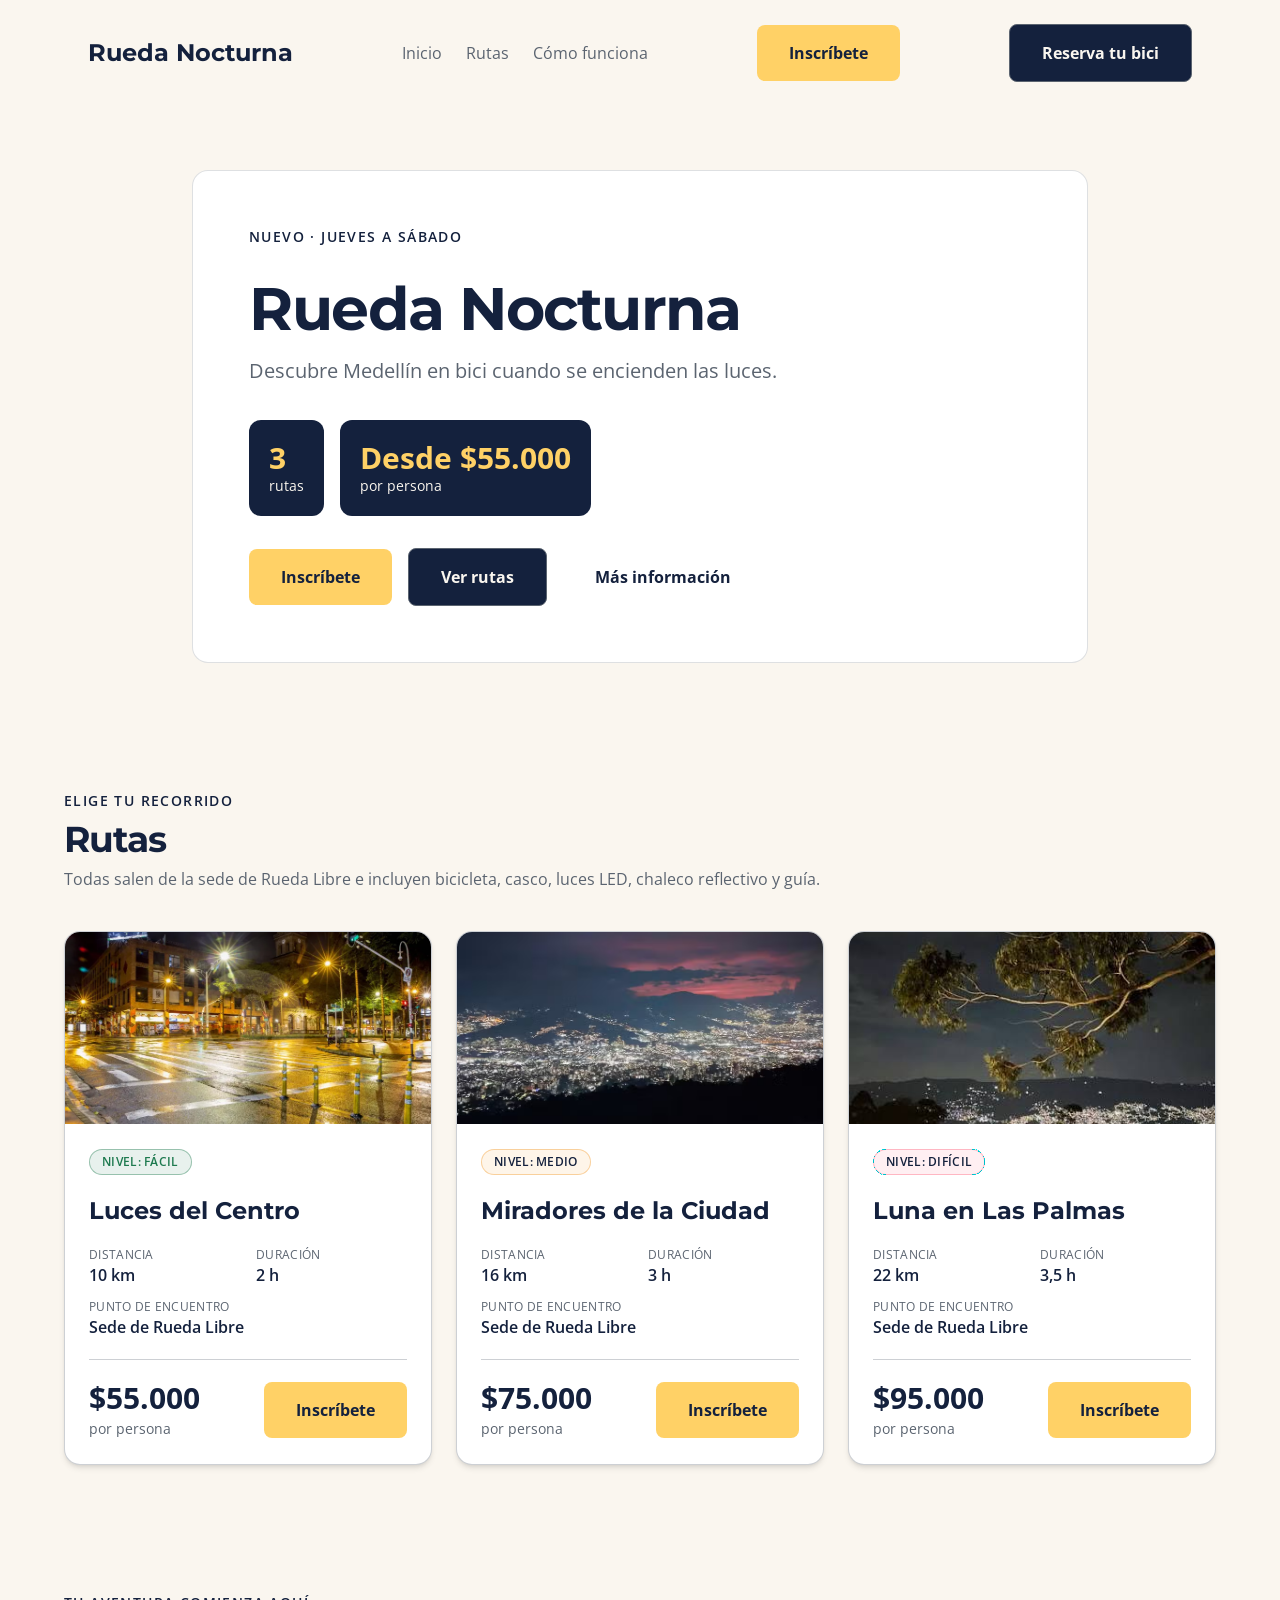
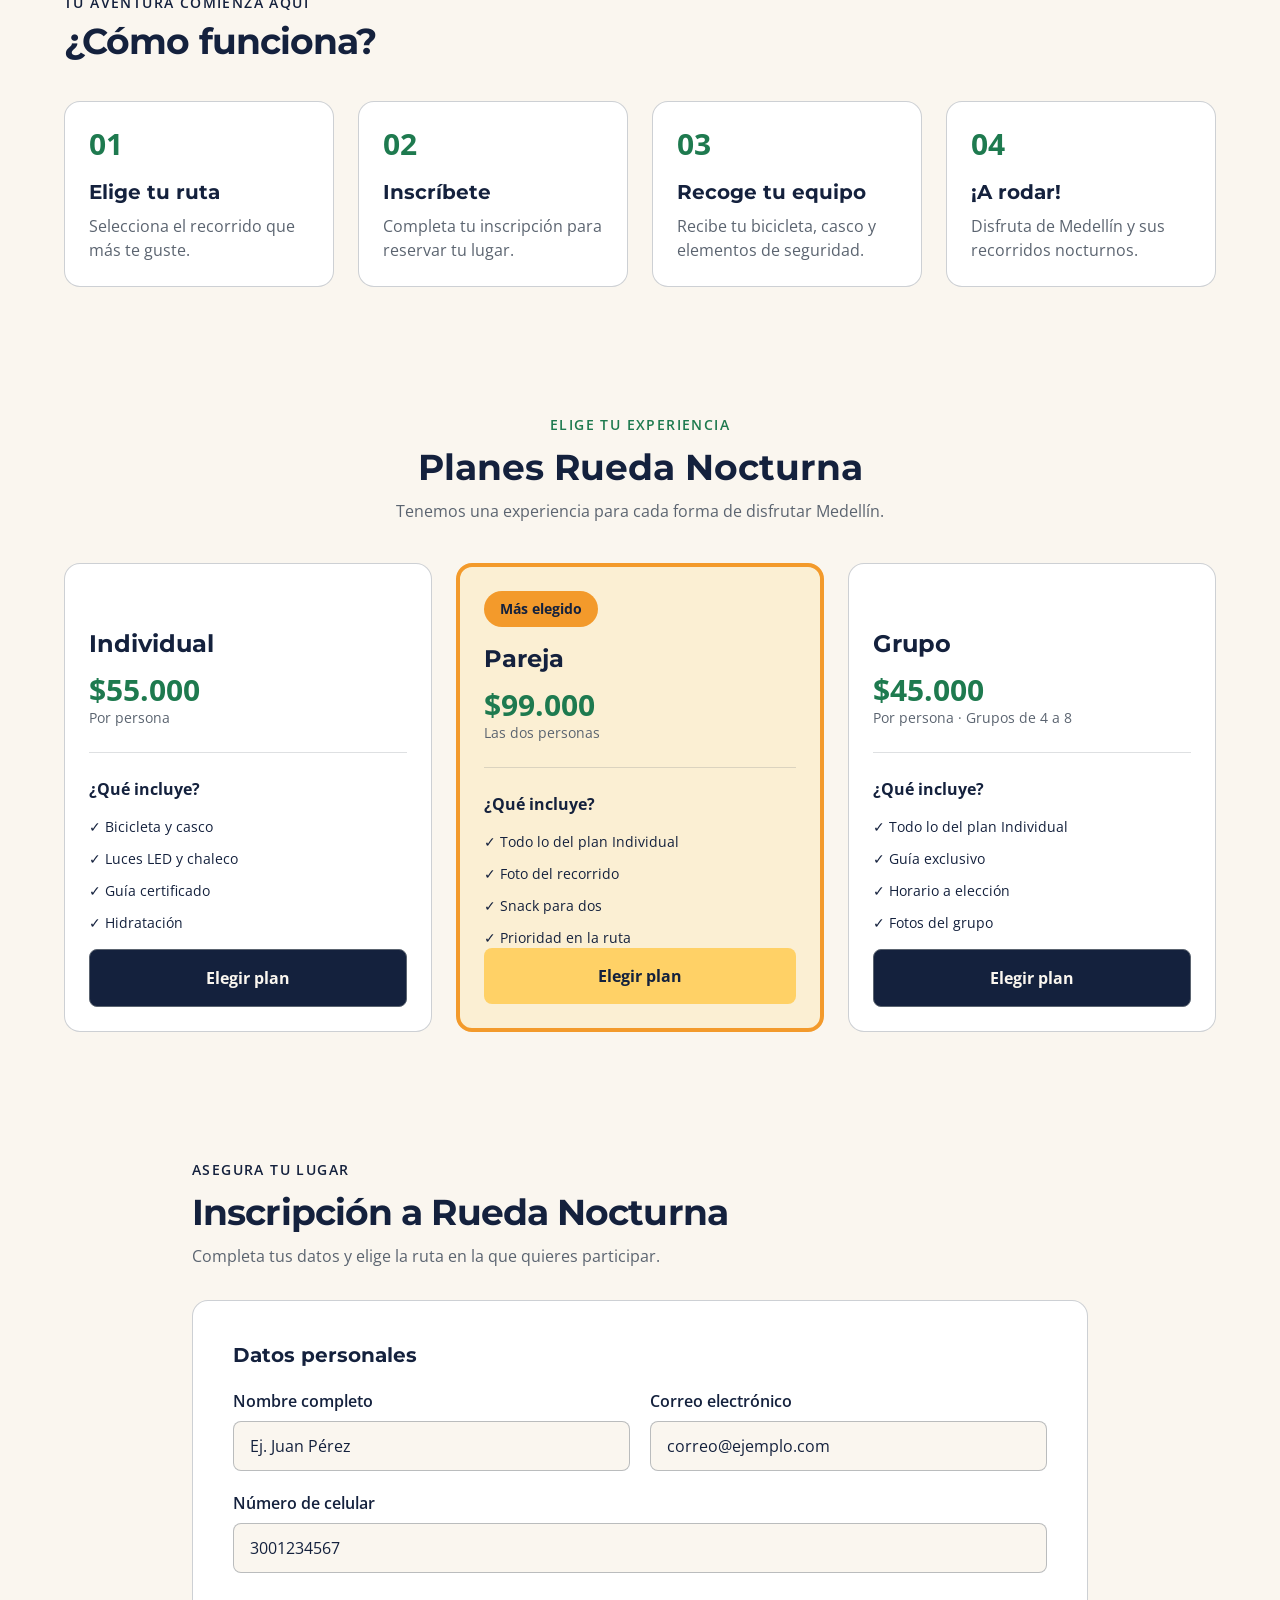
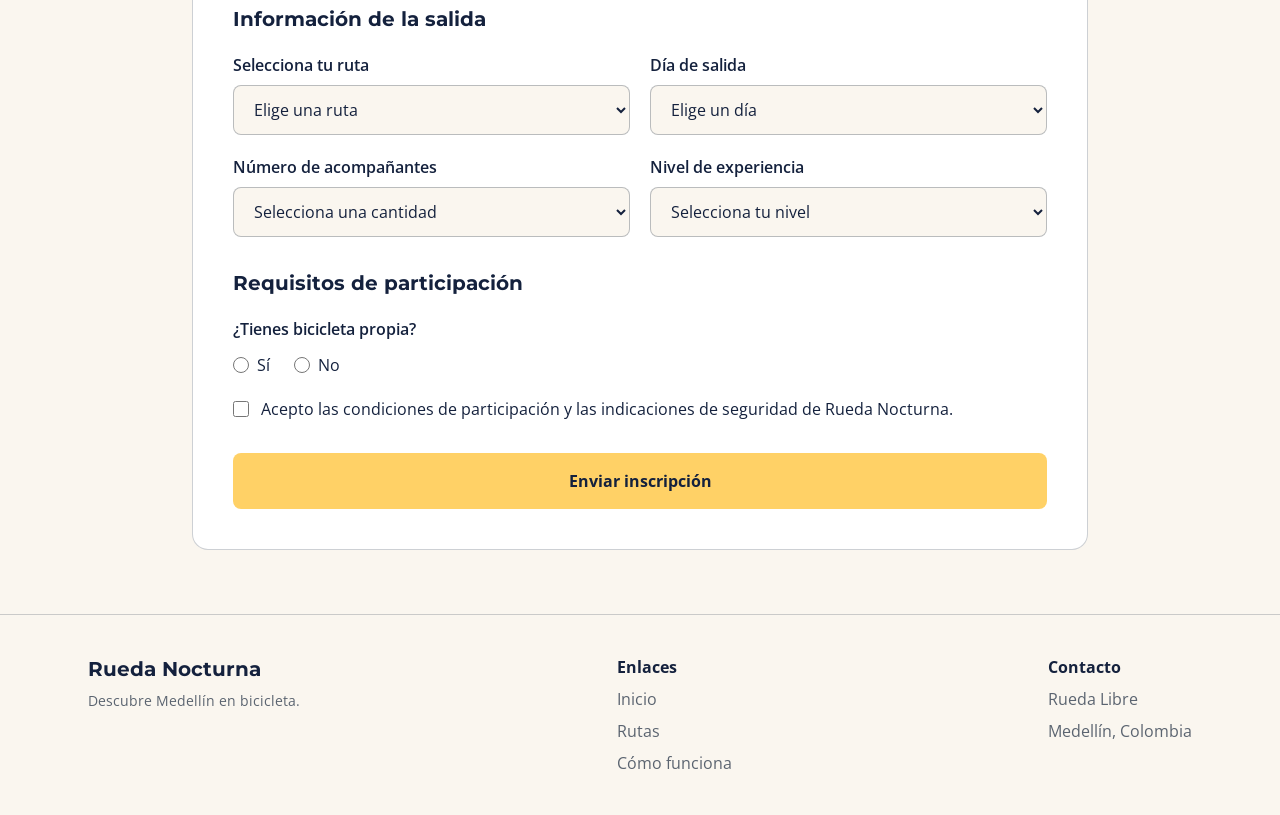
<file: nocturna/index.html>
<!doctype html>
<html lang="es">
  <head>
    <meta charset="UTF-8" />
    <meta name="viewport" content="width=device-width, initial-scale=1.0" />
    <meta name="description" content="Rueda nocturna, una maravillosa manera de recorrer medellín en la noche">
    <title>Rueda Nocturna</title>
    <link rel="stylesheet" href="../src/output.css">
  </head>

  <body class="bg-crema text-azul-noche dark:bg-azul-noche dark:text-crema font-open-sans">

    <header>
      <div class="mx-auto max-w-6xl px-6 py-6 flex flex-col gap-6 md:flex-row md:justify-between md:items-center">

       <a href="../index.html" class="text-2xl font-bold text-azul-noche dark:text-amarillo-farol font-montserrat">
  Rueda Nocturna
</a>

        <nav class="flex flex-wrap items-center gap-6">
          <a href="#inicio" class="text-gris-asfalto dark:text-crema hover:text-verde-ruta dark:hover:text-amarillo-farol">Inicio</a>
          <a href="#rutas" class="text-gris-asfalto dark:text-crema hover:text-verde-ruta dark:hover:text-amarillo-farol">Rutas</a>
          <a href="#info" class="text-gris-asfalto dark:text-crema hover:text-verde-ruta dark:hover:text-amarillo-farol">Cómo funciona</a>
        </nav>

        <a href="#inscripcion" class="btn-primary">
  Inscríbete
</a>
<a href="../paginas/reservas.html" class="btn-secondary">
  Reserva tu bici
</a>

      </div>
    </header>

    <main class="min-h-screen">

      <section id="inicio" class="px-4 py-10 sm:px-6 sm:py-16">
        <div class="w-full max-w-4xl mx-auto bg-white dark:bg-azul-noche border border-gris-asfalto/20 dark:border-crema/20 rounded-2xl p-8 md:p-14 space-y-8">

          <p class="text-sm font-semibold uppercase tracking-widest text-azul-noche dark:text-amarillo-farol">
            Nuevo · Jueves a sábado
          </p>

          <div class="space-y-4">
            <h1 class="text-4xl md:text-6xl font-bold tracking-tight font-montserrat">
              Rueda Nocturna
            </h1>

            <p class="text-base sm:text-lg md:text-xl text-gris-asfalto dark:text-crema leading-relaxed">
              Descubre Medellín en bici cuando se encienden las luces.
            </p>
          </div>

          <div class="flex flex-wrap gap-4">

            <div class="bg-azul-noche rounded-xl p-5">
              <p class="text-3xl font-bold text-amarillo-farol">3</p>
              <p class="text-sm text-crema">rutas</p>
            </div>

            <div class="bg-azul-noche rounded-xl p-5">
              <p class="text-2xl sm:text-3xl font-bold text-amarillo-farol">Desde $55.000</p>
              <p class="text-sm text-crema">por persona</p>
            </div>

          </div>

          <div class="flex flex-wrap items-center gap-4">

           <a href="#inscripcion" class="btn-primary">
  Inscríbete
</a>

            <a href="#rutas" class="btn-secondary">
  Ver rutas
</a>

           <a href="#info" class="btn-text">
  Más información
</a>

          </div>

        </div>
      </section>

      <section id="rutas" class="px-4 py-10 sm:px-6 sm:py-16">
        <div class="mx-auto max-w-6xl space-y-8 sm:space-y-10">

          <header class="space-y-2">
            <p class="text-sm font-semibold uppercase tracking-widest text-azul-noche dark:text-amarillo-farol">
              Elige tu recorrido
            </p>

            <h2 class="text-3xl md:text-4xl font-bold tracking-tight font-montserrat">
              Rutas
            </h2>

            <p class="text-gris-asfalto dark:text-crema">
              Todas salen de la sede de Rueda Libre e incluyen bicicleta,
              casco, luces LED, chaleco reflectivo y guía.
            </p>
          </header>

          <div class="grid grid-cols-1 sm:grid-cols-2 lg:grid-cols-3 gap-6">

            <article class="overflow-hidden rounded-2xl border border-gris-asfalto/30 dark:border-crema/20 bg-white dark:bg-azul-noche shadow-md
                            transition-shadow transition-colors
                            hover:border-amarillo-farol hover:shadow-xl
                            focus-within:border-amarillo-farol">

              <img src="../src/img/luces-del-centro.jpg"
                   alt="Ciclistas con luces LED recorriendo el centro de Medellín de noche"
                   class="h-48 w-full bg-azul-noche object-cover">

              <div class="space-y-5 p-6">

                <span class="inline-block rounded-full border border-verde-ruta/40 bg-verde-ruta/10 px-3 py-1 text-xs font-semibold uppercase tracking-wide text-verde-ruta dark:text-crema">
                  Nivel: Fácil
                </span>

                <h3 class="text-2xl font-bold font-montserrat">Luces del Centro</h3>

                <dl class="grid grid-cols-2 gap-x-4 gap-y-3">
                  <div>
                    <dt class="text-xs uppercase tracking-wide text-gris-asfalto dark:text-crema">Distancia</dt>
                    <dd class="text-base font-semibold">10 km</dd>
                  </div>

                  <div>
                    <dt class="text-xs uppercase tracking-wide text-gris-asfalto dark:text-crema">Duración</dt>
                    <dd class="text-base font-semibold">2 h</dd>
                  </div>

                  <div class="col-span-2">
                    <dt class="text-xs uppercase tracking-wide text-gris-asfalto dark:text-crema">Punto de encuentro</dt>
                    <dd class="text-base font-semibold">Sede de Rueda Libre</dd>
                  </div>
                </dl>

                <div class="flex flex-col sm:flex-row sm:items-center justify-between gap-4 border-t border-gris-asfalto/30 dark:border-crema/20 pt-5">
                  <p>
                    <span class="block text-3xl font-bold text-azul-noche dark:text-amarillo-farol">$55.000</span>
                    <span class="text-sm text-gris-asfalto dark:text-crema">por persona</span>
                  </p>

                  <a href="#inscripcion" class="btn-primary">
  Inscríbete
</a>
                </div>

              </div>
            </article>

            <article class="overflow-hidden rounded-2xl border border-gris-asfalto/30 dark:border-crema/20 bg-white dark:bg-azul-noche shadow-md
                            transition-shadow transition-colors
                            hover:border-amarillo-farol hover:shadow-xl
                            focus-within:border-amarillo-farol">

              <img src="../src/img/miradores-de-la-ciudad.jpg"
                   alt="Vista nocturna de Medellín desde un mirador"
                   class="h-48 w-full bg-azul-noche object-cover">

              <div class="space-y-5 p-6">

                <span class="inline-block rounded-full border border-naranja-pedal/40 bg-naranja-pedal/10 px-3 py-1 text-xs font-semibold uppercase tracking-wide text-azul-noche dark:text-amarillo-farol">
                  Nivel: Medio
                </span>

                <h3 class="text-2xl font-bold font-montserrat">Miradores de la Ciudad</h3>

                <dl class="grid grid-cols-2 gap-x-4 gap-y-3">
                  <div>
                    <dt class="text-xs uppercase tracking-wide text-gris-asfalto dark:text-crema">Distancia</dt>
                    <dd class="text-base font-semibold">16 km</dd>
                  </div>

                  <div>
                    <dt class="text-xs uppercase tracking-wide text-gris-asfalto dark:text-crema">Duración</dt>
                    <dd class="text-base font-semibold">3 h</dd>
                  </div>

                  <div class="col-span-2">
                    <dt class="text-xs uppercase tracking-wide text-gris-asfalto dark:text-crema">Punto de encuentro</dt>
                    <dd class="text-base font-semibold">Sede de Rueda Libre</dd>
                  </div>
                </dl>

                <div class="flex flex-col sm:flex-row sm:items-center justify-between gap-4 border-t border-gris-asfalto/30 dark:border-crema/20 pt-5">
                  <p>
                    <span class="block text-3xl font-bold text-azul-noche dark:text-amarillo-farol">$75.000</span>
                    <span class="text-sm text-gris-asfalto dark:text-crema">por persona</span>
                  </p>

                  <a href="#inscripcion"
                     class="inline-block rounded-lg bg-amarillo-farol px-8 py-4 text-base font-bold text-azul-noche
                            hover:bg-naranja-pedal
                            focus:outline-none focus-visible:ring-2 focus-visible:ring-amarillo-farol
                            focus-visible:ring-offset-2 focus-visible:ring-offset-crema dark:focus-visible:ring-offset-azul-noche">
                    Inscríbete
                  </a>
                </div>

              </div>
            </article>

            <article class="overflow-hidden rounded-2xl border border-gris-asfalto/30 dark:border-crema/20 bg-white dark:bg-azul-noche shadow-md
                            transition-shadow transition-colors
                            hover:border-amarillo-farol hover:shadow-xl
                            focus-within:border-amarillo-farol">

              <img src="../src/img/luna-en-las-palmas.jpg"
                   alt="Ciclistas subiendo por la vía Las Palmas bajo la luna"
                   class="h-48 w-full bg-azul-noche object-cover">

              <div class="space-y-5 p-6">

                <span class="inline-block rounded-full border border-rose-400/40 bg-rose-400/10 px-3 py-1 text-xs font-semibold uppercase tracking-wide text-azul-noche dark:text-crema">
                  Nivel: Difícil
                </span>

                <h3 class="text-2xl font-bold font-montserrat">Luna en Las Palmas</h3>

                <dl class="grid grid-cols-2 gap-x-4 gap-y-3">
                  <div>
                    <dt class="text-xs uppercase tracking-wide text-gris-asfalto dark:text-crema">Distancia</dt>
                    <dd class="text-base font-semibold">22 km</dd>
                  </div>

                  <div>
                    <dt class="text-xs uppercase tracking-wide text-gris-asfalto dark:text-crema">Duración</dt>
                    <dd class="text-base font-semibold">3,5 h</dd>
                  </div>

                  <div class="col-span-2">
                    <dt class="text-xs uppercase tracking-wide text-gris-asfalto dark:text-crema">Punto de encuentro</dt>
                    <dd class="text-base font-semibold">Sede de Rueda Libre</dd>
                  </div>
                </dl>

                <div class="flex flex-col sm:flex-row sm:items-center justify-between gap-4 border-t border-gris-asfalto/30 dark:border-crema/20 pt-5">
                  <p>
                    <span class="block text-3xl font-bold text-azul-noche dark:text-amarillo-farol">$95.000</span>
                    <span class="text-sm text-gris-asfalto dark:text-crema">por persona</span>
                  </p>

                  <a href="#inscripcion" class="btn-primary">
  Inscríbete
</a>
                </div>

              </div>
            </article>

          </div>
        </div>
      </section>

      <section id="info" class="px-4 py-10 sm:px-6 sm:py-16">
        <div class="mx-auto max-w-6xl space-y-10">

          <header class="space-y-2">
            <p class="text-sm font-semibold uppercase tracking-widest text-azul-noche dark:text-amarillo-farol">
              Tu aventura comienza aquí
            </p>

            <h2 class="text-3xl md:text-4xl font-bold tracking-tight font-montserrat">
              ¿Cómo funciona?
            </h2>
          </header>

          <div class="grid grid-cols-1 sm:grid-cols-2 lg:grid-cols-4 gap-6">

            <article class="rounded-2xl border border-gris-asfalto/30 dark:border-crema/20 bg-white dark:bg-azul-noche p-6">
              <p class="text-3xl font-bold text-verde-ruta dark:text-amarillo-farol mb-4">01</p>
              <h3 class="text-xl font-bold mb-2 font-montserrat">Elige tu ruta</h3>
              <p class="text-gris-asfalto dark:text-crema">
                Selecciona el recorrido que más te guste.
              </p>
            </article>

            <article class="rounded-2xl border border-gris-asfalto/30 dark:border-crema/20 bg-white dark:bg-azul-noche p-6">
              <p class="text-3xl font-bold text-verde-ruta dark:text-amarillo-farol mb-4">02</p>
              <h3 class="text-xl font-bold mb-2 font-montserrat">Inscríbete</h3>
              <p class="text-gris-asfalto dark:text-crema">
                Completa tu inscripción para reservar tu lugar.
              </p>
            </article>

            <article class="rounded-2xl border border-gris-asfalto/30 dark:border-crema/20 bg-white dark:bg-azul-noche p-6">
              <p class="text-3xl font-bold text-verde-ruta dark:text-amarillo-farol mb-4">03</p>
              <h3 class="text-xl font-bold mb-2 font-montserrat">Recoge tu equipo</h3>
              <p class="text-gris-asfalto dark:text-crema">
                Recibe tu bicicleta, casco y elementos de seguridad.
              </p>
            </article>

            <article class="rounded-2xl border border-gris-asfalto/30 dark:border-crema/20 bg-white dark:bg-azul-noche p-6">
              <p class="text-3xl font-bold text-verde-ruta dark:text-amarillo-farol mb-4">04</p>
              <h3 class="text-xl font-bold mb-2 font-montserrat">¡A rodar!</h3>
              <p class="text-gris-asfalto dark:text-crema">
                Disfruta de Medellín y sus recorridos nocturnos.
              </p>
            </article>

          </div>
        </div>
      </section>
<section id="planes" class="px-4 py-10 sm:px-6 sm:py-16">
  <div class="mx-auto max-w-6xl space-y-10">


    <div class="space-y-3 text-center">
      <p class="text-sm font-semibold uppercase tracking-widest text-verde-ruta dark:text-amarillo-farol">
        Elige tu experiencia
      </p>

      <h2 class="text-3xl md:text-4xl font-bold font-montserrat">
        Planes Rueda Nocturna
      </h2>

      <p class="text-gris-asfalto dark:text-crema">
        Tenemos una experiencia para cada forma de disfrutar Medellín.
      </p>
    </div>

    <!-- Cuadrícula de planes -->
    <div class="grid grid-cols-1 lg:grid-cols-3 items-stretch gap-6">

      <!-- Plan Individual -->
      <article class="flex h-full flex-col rounded-2xl border border-gris-asfalto/30 bg-white p-6 dark:border-crema/20 dark:bg-azul-noche">

        <span class="invisible mb-4 inline-block font-bold">
          Más elegido
        </span>

        <h3 class="text-2xl font-bold font-montserrat">
          Individual
        </h3>

        <p class="mt-3 text-3xl font-bold text-verde-ruta dark:text-amarillo-farol">
          $55.000
        </p>
        <p class="text-sm text-gris-asfalto dark:text-crema">
          Por persona
        </p>

        <div class="my-6 border-t border-gris-asfalto/20 dark:border-crema/20"></div>

        <h4 class="mb-4 font-bold">¿Qué incluye?</h4>

        <ul class="flex flex-col gap-3 text-sm">
          <li>✓ Bicicleta y casco</li>
          <li>✓ Luces LED y chaleco</li>
          <li>✓ Guía certificado</li>
          <li>✓ Hidratación</li>
        </ul>

        <a href="#inscripcion" class="btn-secondary mt-auto text-center">
          Elegir plan
        </a>
      </article>

      <!-- Plan Pareja -->
      <article class="flex h-full flex-col rounded-2xl border-4 border-naranja-pedal bg-amarillo-farol/20 p-6 dark:bg-azul-noche">

        <span class="mb-4 inline-block self-start rounded-full bg-naranja-pedal px-4 py-2 text-sm font-bold text-azul-noche">
          Más elegido
        </span>

        <h3 class="text-2xl font-bold font-montserrat">
          Pareja
        </h3>

        <p class="mt-3 text-3xl font-bold text-verde-ruta dark:text-amarillo-farol">
          $99.000
        </p>
        <p class="text-sm text-gris-asfalto dark:text-crema">
          Las dos personas
        </p>

        <div class="my-6 border-t border-gris-asfalto/20 dark:border-crema/20"></div>

        <h4 class="mb-4 font-bold">¿Qué incluye?</h4>

        <ul class="flex flex-col gap-3 text-sm">
          <li>✓ Todo lo del plan Individual</li>
          <li>✓ Foto del recorrido</li>
          <li>✓ Snack para dos</li>
          <li>✓ Prioridad en la ruta</li>
        </ul>

        <a href="#inscripcion" class="btn-primary mt-auto text-center">
          Elegir plan
        </a>
      </article>

      <!-- Plan Grupo -->
      <article class="flex h-full flex-col rounded-2xl border border-gris-asfalto/30 bg-white p-6 dark:border-crema/20 dark:bg-azul-noche">

        <span class="invisible mb-4 inline-block font-bold">
          Más elegido
        </span>

        <h3 class="text-2xl font-bold font-montserrat">
          Grupo
        </h3>

        <p class="mt-3 text-3xl font-bold text-verde-ruta dark:text-amarillo-farol">
          $45.000
        </p>
        <p class="text-sm text-gris-asfalto dark:text-crema">
          Por persona · Grupos de 4 a 8
        </p>

        <div class="my-6 border-t border-gris-asfalto/20 dark:border-crema/20"></div>

        <h4 class="mb-4 font-bold">¿Qué incluye?</h4>

        <ul class="flex flex-col gap-3 text-sm">
          <li>✓ Todo lo del plan Individual</li>
          <li>✓ Guía exclusivo</li>
          <li>✓ Horario a elección</li>
          <li>✓ Fotos del grupo</li>
        </ul>

        <a href="#inscripcion" class="btn-secondary mt-auto text-center">
          Elegir plan
        </a>
      </article>

    </div>
  </div>
</section>

<section id="inscripcion" class="px-4 py-10 sm:px-6 sm:py-16">
  <div class="mx-auto max-w-4xl space-y-8">

    <header class="space-y-3">
      <p class="text-sm font-semibold uppercase tracking-widest text-azul-noche dark:text-amarillo-farol">
        Asegura tu lugar
      </p>

      <h2 class="text-3xl md:text-4xl font-bold tracking-tight font-montserrat">
        Inscripción a Rueda Nocturna
      </h2>

      <p class="text-gris-asfalto dark:text-crema">
        Completa tus datos y elige la ruta en la que quieres participar.
      </p>
    </header>

    <form class="space-y-8 rounded-2xl border border-gris-asfalto/30 dark:border-crema/20 bg-white dark:bg-azul-noche p-6 md:p-10">

    
      <fieldset class="space-y-5">
        <legend class="text-xl font-bold font-montserrat">
          Datos personales
        </legend>

        <div class="grid grid-cols-1 md:grid-cols-2 gap-5">

          <div class="space-y-2">
            <label for="nombre" class="block font-semibold">
              Nombre completo
            </label>
            <input
              type="text"
              id="nombre"
              name="nombre"
              required
              minlength="3"
              autocomplete="name"
              placeholder="Ej. Juan Pérez"
              class="w-full rounded-lg border border-gris-asfalto/40 bg-crema dark:bg-azul-noche px-4 py-3 text-azul-noche dark:text-crema focus:outline-none focus:ring-2 focus:ring-verde-ruta dark:focus:ring-amarillo-farol"
            >
          </div>

          <div class="space-y-2">
            <label for="correo" class="block font-semibold">
              Correo electrónico
            </label>
            <input
              type="email"
              id="correo"
              name="correo"
              required
              autocomplete="email"
              placeholder="correo@ejemplo.com"
              class="w-full rounded-lg border border-gris-asfalto/40 bg-crema dark:bg-azul-noche px-4 py-3 text-azul-noche dark:text-crema focus:outline-none focus:ring-2 focus:ring-verde-ruta dark:focus:ring-amarillo-farol"
            >
          </div>

          <div class="space-y-2 md:col-span-2">
            <label for="celular" class="block font-semibold">
              Número de celular
            </label>
            <input
              type="tel"
              id="celular"
              name="celular"
              required
              inputmode="numeric"
              pattern="3[0-9]{9}"
              title="Ingresa un celular de 10 dígitos que comience por 3."
              autocomplete="tel"
              placeholder="3001234567"
              class="w-full rounded-lg border border-gris-asfalto/40 bg-crema dark:bg-azul-noche px-4 py-3 text-azul-noche dark:text-crema focus:outline-none focus:ring-2 focus:ring-verde-ruta dark:focus:ring-amarillo-farol"
            >
          </div>

        </div>
      </fieldset>

      
      <fieldset class="space-y-5">
        <legend class="text-xl font-bold font-montserrat">
          Información de la salida
        </legend>

        <div class="grid grid-cols-1 md:grid-cols-2 gap-5">

          <div class="space-y-2">
            <label for="ruta" class="block font-semibold">
              Selecciona tu ruta
            </label>
            <select
              id="ruta"
              name="ruta"
              required
              class="w-full rounded-lg border border-gris-asfalto/40 bg-crema dark:bg-azul-noche px-4 py-3 text-azul-noche dark:text-crema focus:outline-none focus:ring-2 focus:ring-verde-ruta dark:focus:ring-amarillo-farol"
            >
              <option value="" disabled selected>Elige una ruta</option>
              <option value="Luces del Centro">Luces del Centro</option>
              <option value="Miradores de la Ciudad">Miradores de la Ciudad</option>
              <option value="Luna en Las Palmas">Luna en Las Palmas</option>
            </select>
          </div>

          <div class="space-y-2">
            <label for="dia" class="block font-semibold">
              Día de salida
            </label>
            <select
              id="dia"
              name="dia"
              required
              class="w-full rounded-lg border border-gris-asfalto/40 bg-crema dark:bg-azul-noche px-4 py-3 text-azul-noche dark:text-crema focus:outline-none focus:ring-2 focus:ring-verde-ruta dark:focus:ring-amarillo-farol"
            >
              <option value="" disabled selected>Elige un día</option>
              <option value="Jueves">Jueves</option>
              <option value="Viernes">Viernes</option>
              <option value="Sábado">Sábado</option>
            </select>
          </div>

          <div class="space-y-2">
            <label for="acompanantes" class="block font-semibold">
              Número de acompañantes
            </label>
            <select
              id="acompanantes"
              name="acompanantes"
              required
              class="w-full rounded-lg border border-gris-asfalto/40 bg-crema dark:bg-azul-noche px-4 py-3 text-azul-noche dark:text-crema focus:outline-none focus:ring-2 focus:ring-verde-ruta dark:focus:ring-amarillo-farol"
            >
              <option value="" disabled selected>Selecciona una cantidad</option>
              <option value="0">0 acompañantes</option>
              <option value="1">1 acompañante</option>
              <option value="2">2 acompañantes</option>
              <option value="3">3 acompañantes</option>
            </select>
          </div>

          <div class="space-y-2">
            <label for="experiencia" class="block font-semibold">
              Nivel de experiencia
            </label>
            <select
              id="experiencia"
              name="experiencia"
              required
              class="w-full rounded-lg border border-gris-asfalto/40 bg-crema dark:bg-azul-noche px-4 py-3 text-azul-noche dark:text-crema focus:outline-none focus:ring-2 focus:ring-verde-ruta dark:focus:ring-amarillo-farol"
            >
              <option value="" disabled selected>Selecciona tu nivel</option>
              <option value="Principiante">Principiante</option>
              <option value="Intermedio">Intermedio</option>
              <option value="Avanzado">Avanzado</option>
            </select>
          </div>

        </div>
      </fieldset>
 
      <fieldset class="space-y-5">
        <legend class="text-xl font-bold font-montserrat">
          Requisitos de participación
        </legend>

        <div class="space-y-3">
          <p class="font-semibold">¿Tienes bicicleta propia?</p>

          <div class="flex flex-wrap gap-6">
            <label for="bicicleta-si" class="flex items-center gap-2">
              <input
                type="radio"
                id="bicicleta-si"
                name="bicicleta"
                value="Sí"
                required
                class="h-4 w-4 accent-verde-ruta"
              >
              Sí
            </label>

            <label for="bicicleta-no" class="flex items-center gap-2">
              <input
                type="radio"
                id="bicicleta-no"
                name="bicicleta"
                value="No"
                required
                class="h-4 w-4 accent-verde-ruta"
              >
              No
            </label>
          </div>
        </div>

        <div class="space-y-2">
          <label for="condiciones" class="flex items-start gap-3">
            <input
              type="checkbox"
              id="condiciones"
              name="condiciones"
              value="Aceptadas"
              required
              class="mt-1 h-4 w-4 accent-verde-ruta"
            >
            <span>
              Acepto las condiciones de participación y las indicaciones de seguridad de Rueda Nocturna.
            </span>
          </label>
        </div>
      </fieldset>

      <button
        type="submit"
        class="btn-primary w-full cursor-pointer"
      >
        Enviar inscripción
      </button>

    </form>
  </div>
</section>


    </main>

    <footer class="border-t border-gris-asfalto/30 dark:border-crema/20">
      <div class="mx-auto max-w-6xl px-6 py-10 flex flex-col md:flex-row justify-between gap-8">

        <div class="space-y-2">
          <h3 class="text-xl font-bold text-azul-noche dark:text-amarillo-farol font-montserrat">Rueda Nocturna</h3>
          <p class="text-sm text-gris-asfalto dark:text-crema">
            Descubre Medellín en bicicleta.
          </p>
        </div>

        <div class="space-y-2">
          <h3 class="font-bold">Enlaces</h3>
          <p><a href="#inicio" class="text-gris-asfalto dark:text-crema hover:text-verde-ruta dark:hover:text-amarillo-farol">Inicio</a></p>
          <p><a href="#rutas" class="text-gris-asfalto dark:text-crema hover:text-verde-ruta dark:hover:text-amarillo-farol">Rutas</a></p>
          <p><a href="#info" class="text-gris-asfalto dark:text-crema hover:text-verde-ruta dark:hover:text-amarillo-farol">Cómo funciona</a></p>
        </div>

        <div class="space-y-2">
          <h3 class="font-bold">Contacto</h3>
          <p class="text-gris-asfalto dark:text-crema">Rueda Libre</p>
          <p class="text-gris-asfalto dark:text-crema">Medellín, Colombia</p>
        </div>

      </div>
    </footer>

  </body>
</html>
</file>
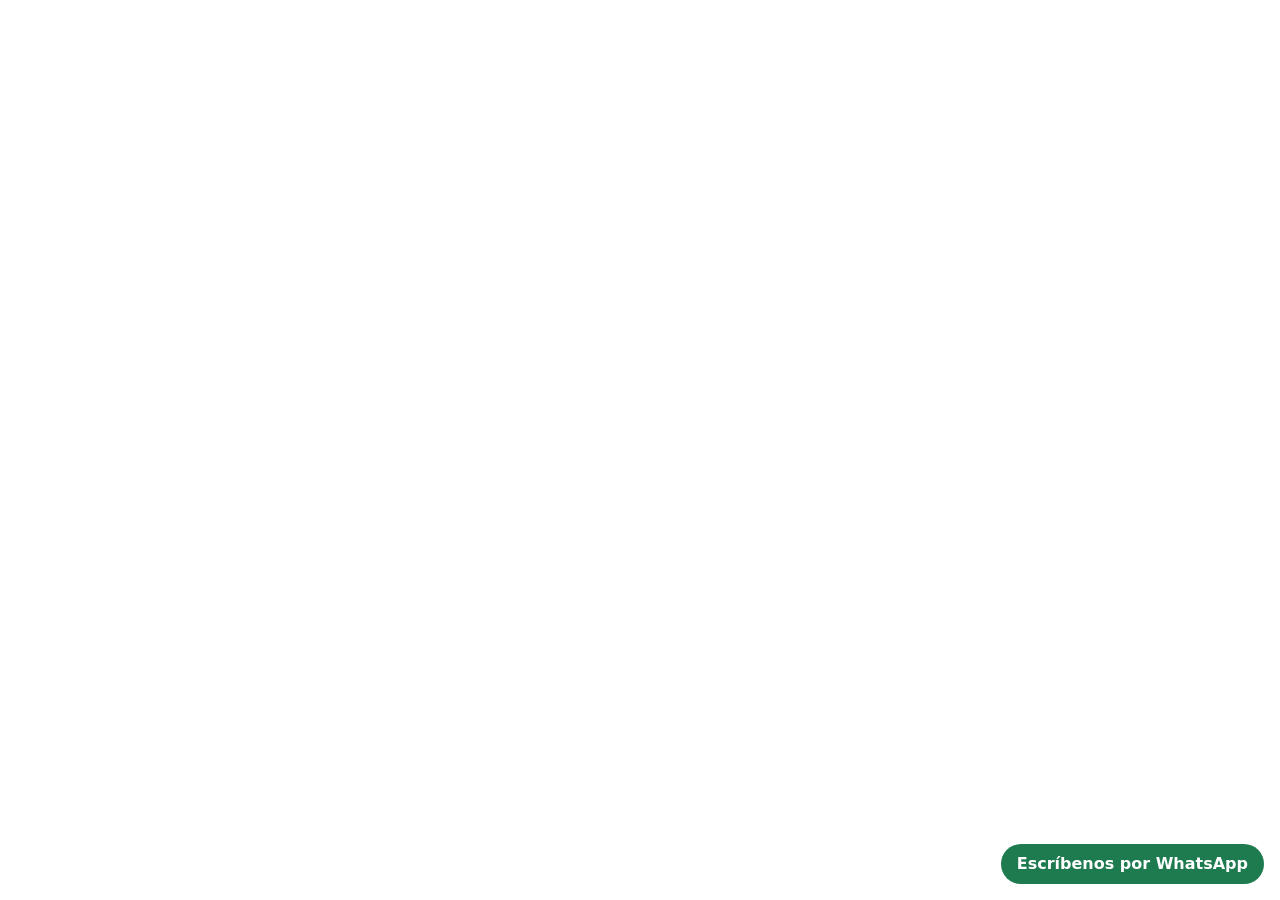
<file: paginas/gracias.html>
<!DOCTYPE html>
<html lang="es">
<head>
  <meta charset="UTF-8">
  <meta name="viewport" content="width=device-width, initial-scale=1.0">
  <meta name="description" content="Reserva tu bicicleta.">
  <link rel="preconnect" href="https://fonts.googleapis.com">
<link rel="preconnect" href="https://fonts.gstatic.com" crossorigin>
<link href="https://fonts.googleapis.com/css2?family=Montserrat:ital,wght@0,100..900;1,100..900&family=Open+Sans:ital,wght@0,300..800;1,300..800&display=swap" rel="stylesheet">
  <link rel="stylesheet" href="../css/styles.css">
    <link
    href="https://cdn.jsdelivr.net/npm/bootstrap@5.3.8/dist/css/bootstrap.min.css"
    rel="stylesheet">
</head>
  <a href="https://wa.me/573000000000" class="whatsapp-flotante" target="_blank" rel="noopener noreferrer">Escríbenos por WhatsApp</a>
<body>
<title>Reservas | reserva tu bicicleta en medellín. </title>
</file>
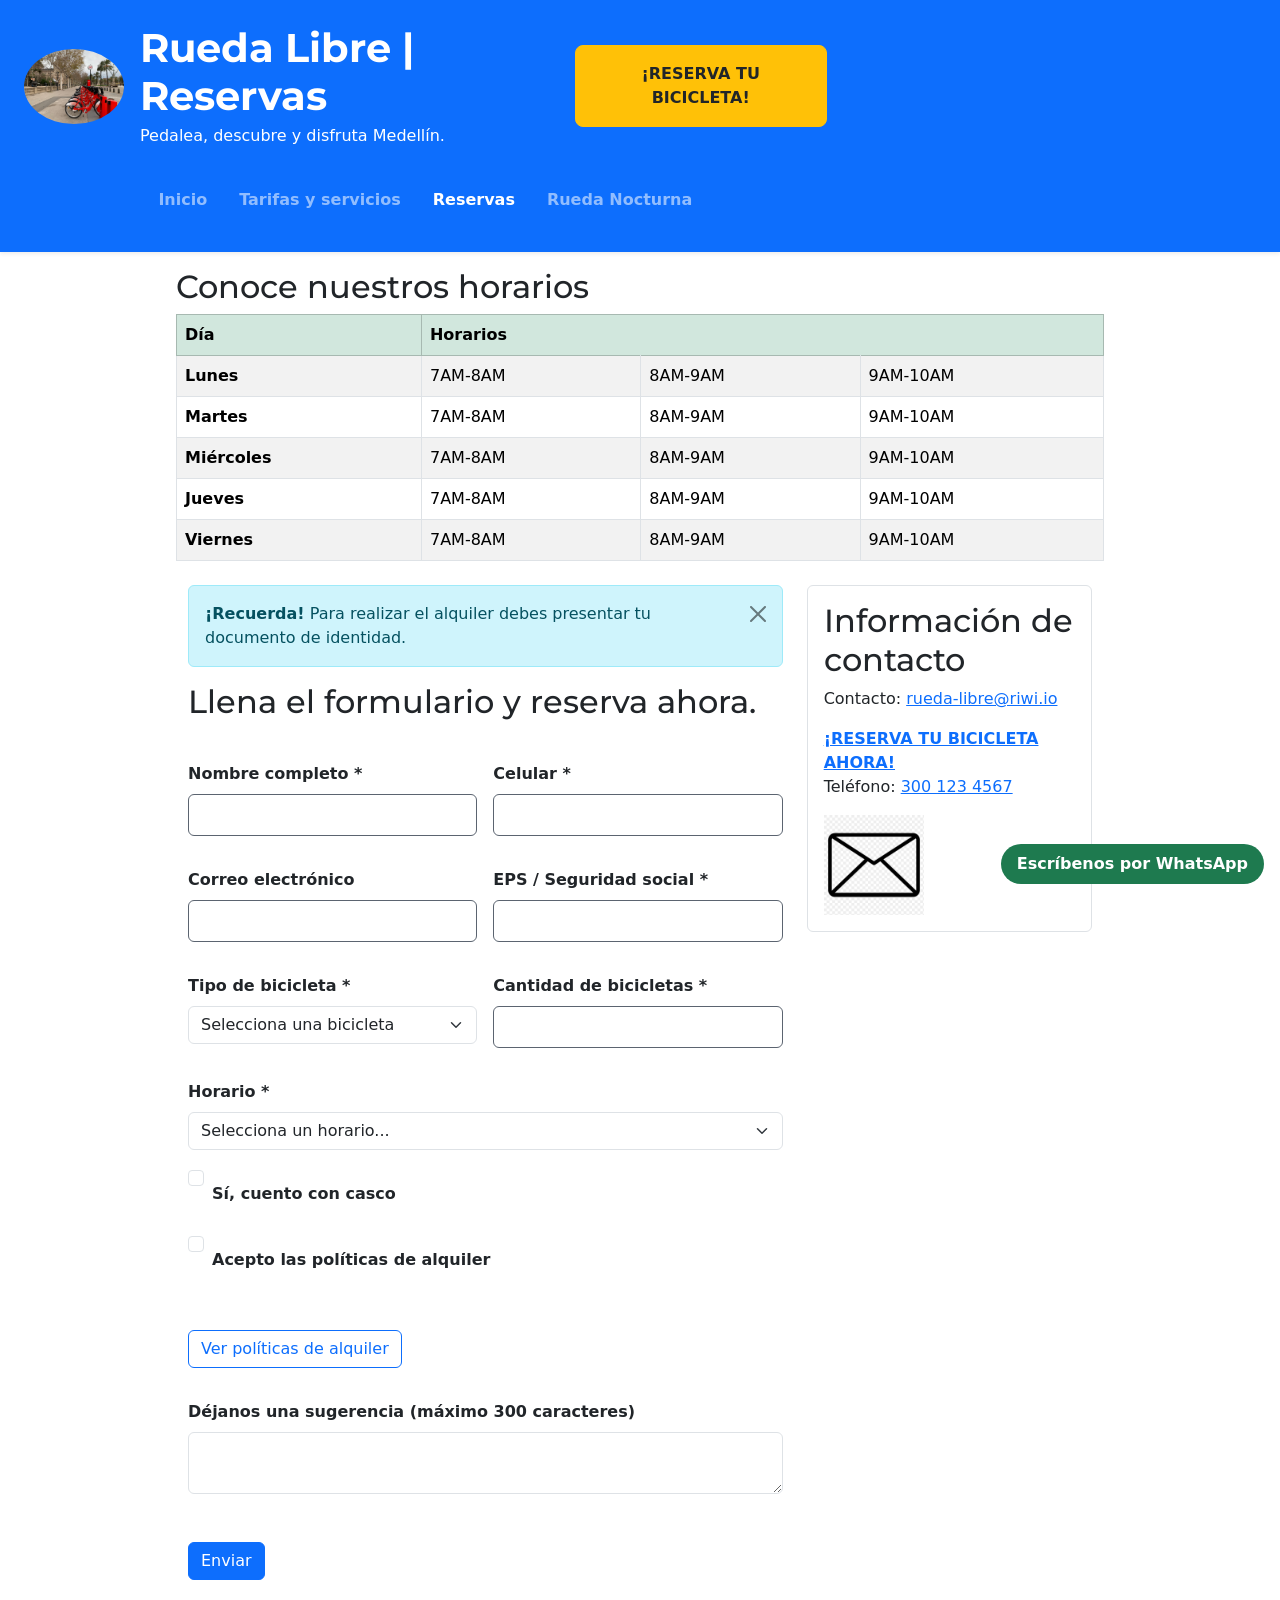
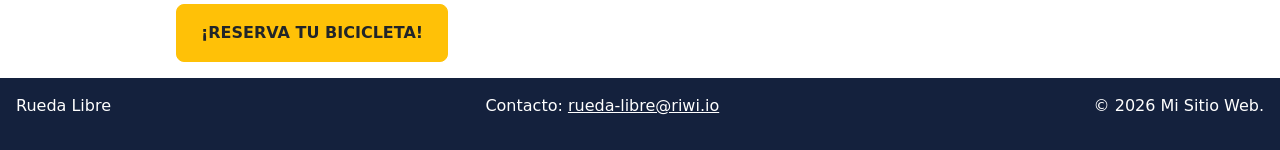
<file: paginas/reservas.html>
<!DOCTYPE html>
<html lang="es">
<head>
    <meta charset="UTF-8">
    <meta name="viewport" content="width=device-width, initial-scale=1.0">
    <meta name="description" content="Reserva tu bicicleta.">
    <link rel="preconnect" href="https://fonts.googleapis.com">
    <link rel="preconnect" href="https://fonts.gstatic.com" crossorigin>
    <link href="https://fonts.googleapis.com/css2?family=Montserrat:ital,wght@0,100..900;1,100..900&family=Open+Sans:ital,wght@0,300..800;1,300..800&display=swap" rel="stylesheet">
    <link rel="stylesheet" href="../css/styles.css">
    <link href="https://cdn.jsdelivr.net/npm/bootstrap@5.3.8/dist/css/bootstrap.min.css" rel="stylesheet">
    <title>Reservas | reserva tu bicicleta en Medellín.</title>
</head>

<body>

<a href="https://wa.me/573000000000" class="whatsapp-flotante" target="_blank" rel="noopener noreferrer">Escríbenos por WhatsApp</a>

<header class="container-fluid bg-primary text-white py-4 shadow-sm">
    <div class="container">
        <div class="d-flex flex-column flex-md-row justify-content-between align-items-center gap-3">

            <div class="d-flex flex-column flex-sm-row align-items-center gap-3 text-center text-sm-start">

                <img src="../img/portada.png.jpg"
                     alt="Logo de Rueda Libre"
                     class="img-fluid rounded-circle"
                     width="100"
                     height="100">

                <div>
                    <h1 class="fw-bold mb-1">
                        Rueda Libre | Reservas
                    </h1>

                    <p class="mb-0">
                        Pedalea, descubre y disfruta Medellín.
                    </p>
                </div>

            </div>

            <a href="reservas.html"
               class="btn btn-warning text-dark fw-bold px-4 py-3 rounded-3">
                ¡RESERVA TU BICICLETA!
            </a>

        </div>

        <nav class="navbar navbar-expand-md navbar-dark mt-4">

            <button class="navbar-toggler mx-auto"
                    type="button"
                    data-bs-toggle="collapse"
                    data-bs-target="#menuPrincipal"
                    aria-controls="menuPrincipal"
                    aria-expanded="false"
                    aria-label="Abrir menú">

                <span class="navbar-toggler-icon"></span>

            </button>

            <div class="collapse navbar-collapse justify-content-center"
                 id="menuPrincipal">

                <ul class="navbar-nav gap-md-3 text-center">

                    <li class="nav-item">
                        <a href="../index.html" class="nav-link fw-bold">
                            Inicio
                        </a>
                    </li>

                    <li class="nav-item">
                        <a href="tarifas.html" class="nav-link fw-bold">
                            Tarifas y servicios
                        </a>
                    </li>

                    <li class="nav-item">
                        <a href="reservas.html" class="nav-link active fw-bold">
                            Reservas
                        </a>
                    </li>

                    <li class="nav-item">
                        <a href="../nocturna/index.html" class="nav-link fw-bold">
                            Rueda Nocturna
                        </a>
                    </li>

                </ul>

            </div>

        </nav>
    </div>
</header>

<main>

    <h2>Conoce nuestros horarios</h2>

    <table class="table table-bordered table-striped">
        <thead class="table-success">
            <tr>
                <th scope="col">Día</th>
                <th scope="col" colspan="3">Horarios</th>
            </tr>
        </thead>

        <tbody>
            <tr>
                <th scope="row">Lunes</th>
                <td>7AM-8AM</td>
                <td>8AM-9AM</td>
                <td>9AM-10AM</td>
            </tr>
            <tr>
                <th scope="row">Martes</th>
                <td>7AM-8AM</td>
                <td>8AM-9AM</td>
                <td>9AM-10AM</td>
            </tr>
            <tr>
                <th scope="row">Miércoles</th>
                <td>7AM-8AM</td>
                <td>8AM-9AM</td>
                <td>9AM-10AM</td>
            </tr>
            <tr>
                <th scope="row">Jueves</th>
                <td>7AM-8AM</td>
                <td>8AM-9AM</td>
                <td>9AM-10AM</td>
            </tr>
            <tr>
                <th scope="row">Viernes</th>
                <td>7AM-8AM</td>
                <td>8AM-9AM</td>
                <td>9AM-10AM</td>
            </tr>
        </tbody>
    </table>

    <div class="container my-4">
        <div class="row g-4">

            <section id="datos" class="col-12 col-md-8">

                <div class="alert alert-info alert-dismissible fade show" role="alert">
                    <strong>¡Recuerda!</strong> Para realizar el alquiler debes presentar tu documento de identidad.

                    <button type="button" class="btn-close" data-bs-dismiss="alert" aria-label="Cerrar"></button>
                </div>

                <form action="gracias.html" method="post" class="needs-validation" novalidate>

                    <div class="row g-3">

                        <div class="col-12">
                            <h2>Llena el formulario y reserva ahora.</h2>
                        </div>

                        <div class="col-md-6">
                            <label for="nombre" class="form-label">Nombre completo *</label>
                            <input type="text" id="nombre" name="nombre" class="form-control" required>
                            <div class="invalid-feedback">Escribe tu nombre completo para identificar tu reserva.</div>
                        </div>

                        <div class="col-md-6">
                            <label for="cel" class="form-label">Celular *</label>
                            <input type="tel" id="cel" name="cel" class="form-control" pattern="3[0-9]{9}" maxlength="10" inputmode="numeric" required>
                            <div class="invalid-feedback">Ingresa un celular colombiano de 10 dígitos que comience por 3.</div>
                        </div>

                        <div class="col-md-6">
                            <label for="mail" class="form-label">Correo electrónico</label>
                            <input type="email" id="mail" name="mail" class="form-control">
                            <div class="invalid-feedback">Ingresa un correo electrónico válido.</div>
                        </div>

                        <div class="col-md-6">
                            <label for="eps" class="form-label">EPS / Seguridad social *</label>
                            <input type="text" id="eps" name="eps" class="form-control" required>
                            <div class="invalid-feedback">Escribe tu EPS o entidad de seguridad social.</div>
                        </div>

                        <div class="col-md-6">
                            <label for="bicicleta" class="form-label">Tipo de bicicleta *</label>
                            <select name="bicicleta" id="bicicleta" class="form-select" required>
                                <option value="">Selecciona una bicicleta</option>
                                <option value="urbana">Urbana</option>
                                <option value="montaña">Montaña</option>
                                <option value="electrica">Eléctrica</option>
                            </select>
                            <div class="invalid-feedback">Selecciona el tipo de bicicleta que deseas alquilar.</div>
                        </div>

                        <div class="col-md-6">
                            <label for="cantidad" class="form-label">Cantidad de bicicletas *</label>
                            <input type="number" id="cantidad" name="cantidad" class="form-control" min="1" max="6" required>
                            <div class="invalid-feedback">Selecciona una cantidad entre 1 y 6 bicicletas.</div>
                        </div>

                        <div class="col-12">
                            <label for="horario" class="form-label">Horario *</label>
                            <select name="horario" id="horario" class="form-select" required>
                                <option value="">Selecciona un horario...</option>
                                <option value="lunes-7am">Lunes 7AM-8AM</option>
                                <option value="lunes-8am">Lunes 8AM-9AM</option>
                                <option value="lunes-9am">Lunes 9AM-10AM</option>
                                <option value="martes-7am">Martes 7AM-8AM</option>
                                <option value="martes-8am">Martes 8AM-9AM</option>
                                <option value="martes-9am">Martes 9AM-10AM</option>
                                <option value="miercoles-7am">Miércoles 7AM-8AM</option>
                                <option value="miercoles-8am">Miércoles 8AM-9AM</option>
                                <option value="miercoles-9am">Miércoles 9AM-10AM</option>
                                <option value="jueves-7am">Jueves 7AM-8AM</option>
                                <option value="jueves-8am">Jueves 8AM-9AM</option>
                                <option value="jueves-9am">Jueves 9AM-10AM</option>
                                <option value="viernes-7am">Viernes 7AM-8AM</option>
                                <option value="viernes-8am">Viernes 8AM-9AM</option>
                                <option value="viernes-9am">Viernes 9AM-10AM</option>
                            </select>
                            <div class="invalid-feedback">Selecciona uno de los horarios disponibles.</div>
                        </div>

                        <div class="col-12">
                            <div class="form-check">
                                <input type="checkbox" id="casco" name="casco" class="form-check-input">
                                <label for="casco" class="form-check-label">Sí, cuento con casco</label>
                            </div>
                        </div>

                        <div class="col-12">
                            <div class="form-check">
                                <input type="checkbox" id="acepto" name="acepto" class="form-check-input" required>
                                <label for="acepto" class="form-check-label">Acepto las políticas de alquiler</label>
                                <div class="invalid-feedback">Debes aceptar las políticas de alquiler para continuar.</div>
                            </div>
                        </div>

                        <div class="col-12">
                            <button type="button" class="btn btn-outline-primary"
                                    data-bs-toggle="modal" data-bs-target="#politicasModal">
                                Ver políticas de alquiler
                            </button>
                        </div>

                        <div class="col-12">
                            <label for="comentario" class="form-label">Déjanos una sugerencia (máximo 300 caracteres)</label>
                            <textarea id="comentario" name="comentario" class="form-control" maxlength="300"></textarea>
                        </div>

                        <div class="col-12">
                            <button type="submit" class="btn btn-primary">Enviar</button>
                        </div>

                    </div>
                </form>

                <div class="modal fade" id="politicasModal" tabindex="-1" role="dialog" aria-labelledby="politicasModalLabel" aria-hidden="true">

                    <div class="modal-dialog">
                        <div class="modal-content">

                            <div class="modal-header">
                                <h2 class="modal-title" id="politicasModalLabel">Políticas de alquiler</h2>
                                <button type="button" class="btn-close"
                                        data-bs-dismiss="modal" aria-label="Cerrar"></button>
                            </div>

                            <div class="modal-body">
                                <ol>
                                    <li>Presentar el documento de identidad al momento del alquiler.</li>
                                    <li>Utilizar casco durante todo el recorrido.</li>
                                    <li>Devolver la bicicleta en el horario acordado.</li>
                                    <li>Entregar la bicicleta en buen estado.</li>
                                    <li>Informar cualquier daño o inconveniente durante el alquiler.</li>
                                </ol>
                            </div>

                            <div class="modal-footer">
                                <button type="button" class="btn btn-secondary"
                                        data-bs-dismiss="modal">Cerrar</button>
                            </div>

                        </div>
                    </div>
                </div>

            </section>

            <section id="contacto" class="col-12 col-md-4">
                <div class="p-3 border rounded">
                    <h2>Información de contacto</h2>

                    <address>
                        Contacto:
                        <a href="mailto:rueda-libre@riwi.io">rueda-libre@riwi.io</a>
                    </address>

                    <a href="reservas.html">
                        <strong>¡RESERVA TU BICICLETA AHORA!</strong>
                    </a>

                    <p>
                        Teléfono:
                        <a href="tel:+573001234567">300 123 4567</a>
                    </p>

                    <img src="../img/correo.png"
                         alt="Icono de correo"
                         width="100"
                         class="img-fluid">
                </div>
            </section>

        </div>
    </div>

    <a href="reservas.html"
       class="btn btn-warning text-dark fw-bold px-4 py-3 rounded-3">
        ¡RESERVA TU BICICLETA!
    </a>

</main>

<footer>
    <p>Rueda Libre</p>

    <address>
        Contacto:
        <a href="mailto:rueda-libre@riwi.io">rueda-libre@riwi.io</a>
    </address>

    <p>&copy; 2026 Mi Sitio Web.</p>
</footer>

<script src="https://cdn.jsdelivr.net/npm/bootstrap@5.3.8/dist/js/bootstrap.bundle.min.js"></script>

<script>
    (() => {
        'use strict'

        const forms = document.querySelectorAll('.needs-validation')

        Array.from(forms).forEach(form => {
            form.addEventListener('submit', event => {
                if (!form.checkValidity()) {
                    event.preventDefault()
                    event.stopPropagation()
                }

                form.classList.add('was-validated')
            }, false)
        })
    })()
</script>

</body>
</html>
</file>
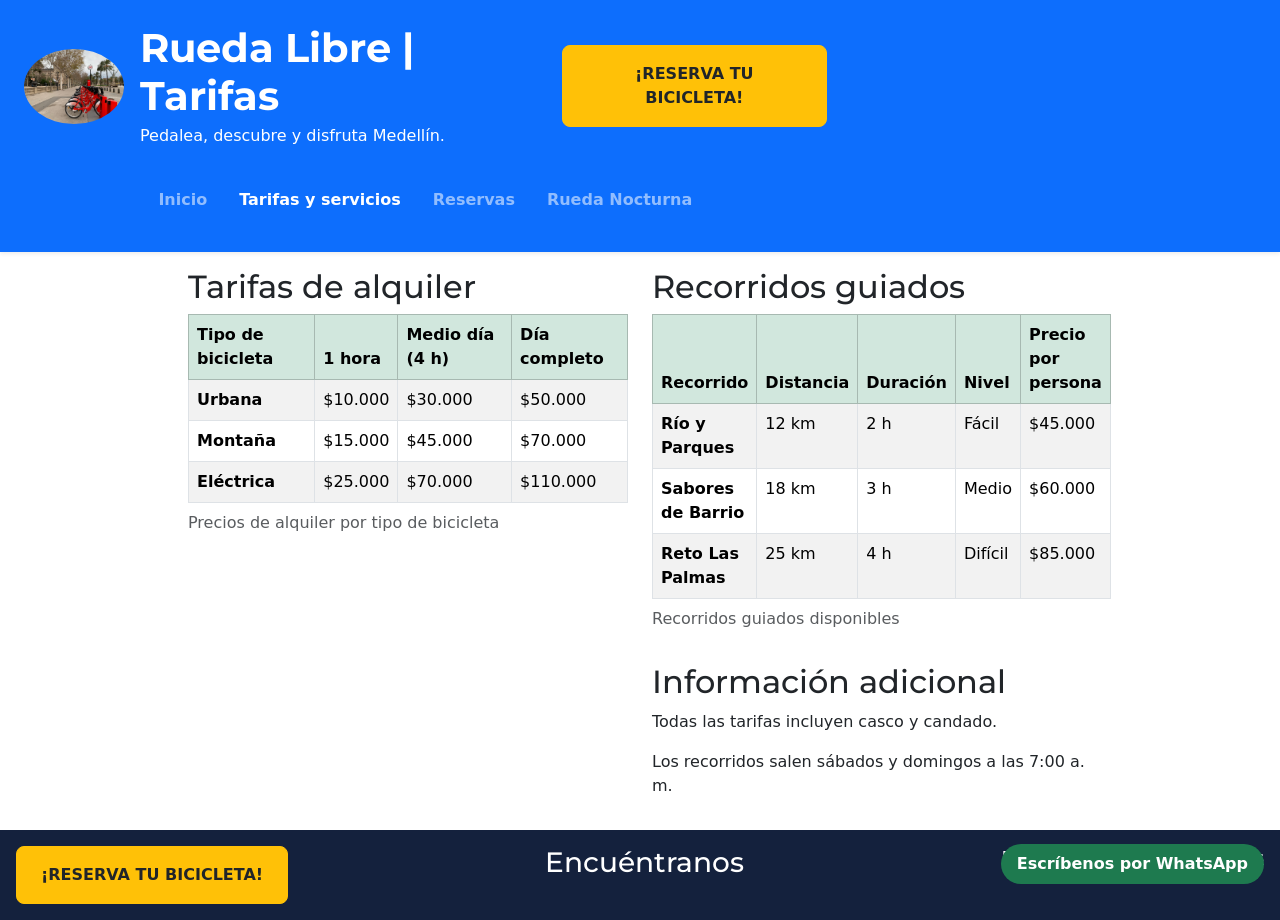
<file: paginas/tarifas.html>
<!DOCTYPE html>
<html lang="es">
<head>
  <meta charset="UTF-8">
  <meta name="viewport" content="width=device-width, initial-scale=1.0">
  <meta name="description" content="Tarifas de alquiler de bicicletas y recorridos guiados de Rueda Libre en Medellín.">
  <title>Tarifas | Rueda Libre</title>
  <link rel="preconnect" href="https://fonts.googleapis.com">
<link rel="preconnect" href="https://fonts.gstatic.com" crossorigin>
<link href="https://fonts.googleapis.com/css2?family=Montserrat:ital,wght@0,100..900;1,100..900&family=Open+Sans:ital,wght@0,300..800;1,300..800&display=swap" rel="stylesheet">
  <link rel="stylesheet" href="../css/styles.css">
    <link
    href="https://cdn.jsdelivr.net/npm/bootstrap@5.3.8/dist/css/bootstrap.min.css"
    rel="stylesheet">
</head>
  <a href="https://wa.me/573000000000" class="whatsapp-flotante" target="_blank" rel="noopener noreferrer">Escríbenos por WhatsApp</a>
<body>
<header class="container-fluid bg-primary text-white py-4 shadow-sm">

<div class="container">

    <div class="d-flex flex-column flex-md-row
                justify-content-between align-items-center gap-3">

        <div class="d-flex flex-column flex-sm-row
                    align-items-center gap-3 text-center text-sm-start">

            <img src="../img/portada.png.jpg"
                 alt="Logo de Rueda Libre"
                 class="img-fluid rounded-circle"
                 width="100"
                 height="100">

            <div>
                <h1 class="fw-bold mb-1">
                    Rueda Libre | Tarifas
                </h1>

                <p class="mb-0">
                    Pedalea, descubre y disfruta Medellín.
                </p>
            </div>

        </div>

        <a href="paginas/reservas.html"
           class="btn btn-warning text-dark fw-bold
                  px-4 py-3 rounded-3">

            ¡RESERVA TU BICICLETA!

        </a>

    </div>

    <nav class="navbar navbar-expand-md navbar-dark mt-4">

        <button class="navbar-toggler mx-auto"
                type="button"
                data-bs-toggle="collapse"
                data-bs-target="#menuPrincipal"
                aria-controls="menuPrincipal"
                aria-expanded="false"
                aria-label="Abrir menú">

            <span class="navbar-toggler-icon"></span>

        </button>

        <div class="collapse navbar-collapse justify-content-center"
             id="menuPrincipal">

            <ul class="navbar-nav gap-md-3 text-center">

                <li class="nav-item">
                    <a href="../index.html"
                       class="nav-link fw-bold">
                        Inicio
                    </a>
                </li>

                <li class="nav-item">
                    <a href="tarifas.html"
                       class="nav-link active fw-bold">
                        Tarifas y servicios
                    </a>
                </li>

                <li class="nav-item">
                    <a href="reservas.html"
                       class="nav-link fw-bold">
                        Reservas
                    </a>
                </li>
                <li class="nav-item">
    <a href="../nocturna/index.html"
       class="nav-link fw-bold">
        Rueda Nocturna
    </a>
</li>

            </ul>

        </div>

    </nav>

</div>
</header>
  <main>
 
<div class="container">
  <div class="row">

    <div class="col-12 col-lg-6">
      <h2>Tarifas de alquiler</h2>
      <table class="table table-bordered table-striped">
        <caption>Precios de alquiler por tipo de bicicleta</caption>
     <thead class="table-success">
          <tr>
            <th scope="col">Tipo de bicicleta</th>
            <th scope="col">1 hora</th>
            <th scope="col">Medio día (4 h)</th>
            <th scope="col">Día completo</th>
          </tr>
        </thead>
        <tbody>
          <tr>
            <th scope="row">Urbana</th>
            <td>$10.000</td>
            <td>$30.000</td>
            <td>$50.000</td>
          </tr>
          <tr>
            <th scope="row">Montaña</th>
            <td>$15.000</td>
            <td>$45.000</td>
            <td>$70.000</td>
          </tr>
          <tr>
            <th scope="row">Eléctrica</th>
            <td>$25.000</td>
            <td>$70.000</td>
            <td>$110.000</td>
          </tr>
        </tbody>
      </table>
    </div>

    <div class="col-12 col-lg-6">
      <h2 id="recorridos">Recorridos guiados</h2>
      <table class="table table-bordered table-striped">
        <caption>Recorridos guiados disponibles</caption>
        <thead class="table-success">
          <tr>
            <th scope="col">Recorrido</th>
            <th scope="col">Distancia</th>
            <th scope="col">Duración</th>
            <th scope="col">Nivel</th>
            <th scope="col">Precio por persona</th>
          </tr>
        </thead>
        <tbody>
          <tr>
            <th scope="row">Río y Parques</th>
            <td>12 km</td>
            <td>2 h</td>
            <td>Fácil</td>
            <td>$45.000</td>
          </tr>
          <tr>
            <th scope="row">Sabores de Barrio</th>
            <td>18 km</td>
            <td>3 h</td>
            <td>Medio</td>
            <td>$60.000</td>
          </tr>
          <tr>
            <th scope="row">Reto Las Palmas</th>
            <td>25 km</td>
            <td>4 h</td>
            <td>Difícil</td>
            <td>$85.000</td>
          </tr>
        </tbody>
      </table>
            <div class="mt-4">
        <h2>Información adicional</h2>
        <p>Todas las tarifas incluyen casco y candado.</p>
        <p>Los recorridos salen sábados y domingos a las 7:00 a. m.</p>
      </div>
    </div>

  </div>
</div>
  </main>
   <footer>
        <a href="reservas.html"
           class="btn btn-warning text-dark fw-bold
                  px-4 py-3 rounded-3">

            ¡RESERVA TU BICICLETA!

        </a>
  <h3 id="encuentranos">Encuéntranos</h3>
  <p>Estamos en Medellín. <a href="mailto:hola@ruedalibre.example">Escríbenos </a></p>
  </footer>
  <script src="https://cdn.jsdelivr.net/npm/bootstrap@5.3.8/dist/js/bootstrap.bundle.min.js"></script>
  </body>
</html>
</file>
<file: css/styles.css>
/* ===== Todos los elementos incluyen relleno y borde en su ancho ===== */
*,
*::before,
*::after {
  box-sizing: border-box;
}
/* ===== Variables globales ===== */
:root {
  /* Colores de marca */
  --color-verde-ruta: #1E7A4F;
  --color-naranja-pedal: #F39A2B;
  --color-azul-noche: #14213D;
  --color-crema: #FAF6EF;
  --color-gris-asfalto: #5B6470;
  --color-blanco: #FFFFFF;
  --color-amarillo-farol: #FFD166;

  --bs-warning: var(--color-amarillo-farol);
  --bs-warning-rgb: 255, 209, 102;
  --bs-primary: var(--color-verde-ruta);
  --bs-primary-rgb: 30, 122, 79;

  --bs-secondary: var(--color-naranja-pedal);
  --bs-secondary-rgb: 243, 154, 43;

  --bs-success: var(--color-verde-ruta);
  --bs-success-rgb: 30, 122, 79;

  --bs-dark: var(--color-azul-noche);
  --bs-dark-rgb: 20, 33, 61;

  --bs-light: var(--color-crema);
  --bs-light-rgb: 250, 246, 239;

  --bs-body-color: var(--color-azul-noche);
  --bs-body-bg: var(--color-crema);

  --bs-link-color: var(--color-verde-ruta);
  --bs-link-hover-color: var(--color-naranja-pedal);

  --bs-font-sans-serif: var(--fuente-textos);

  /* Tipografías (con fuente de respaldo) */
  --fuente-titulos: "Montserrat", sans-serif;
  --fuente-textos: "Open Sans", sans-serif;

  /* Escala de espaciado */
  --espacio-pequeno: 0.5rem;
  --espacio-mediano: 1rem;
  --espacio-grande: 2rem;
}
  


/* ===== Herencia desde el body ===== */
body {
  font-family: var(--fuente-textos);
  font-weight: 400;
  color: var(--color-azul-noche);
  background-color: var(--color-crema);
}

/* ===== Títulos (selector agrupado) ===== */
h1, h2, h3, h4, h5, h6 {
  font-family: var(--fuente-titulos);
  font-weight: 700;
}
/* ===== Encabezado ===== */
header {
  display: grid;
  grid-template-columns: 2fr 1fr;
  flex-wrap: wrap;
  justify-content: space-between;
  align-items: center;
  gap: var(--espacio-mediano);
  padding: var(--espacio-mediano);
  background-color: var(--color-azul-noche);
}

header h1 {
  color: var(--color-blanco);
  margin: 0;
}

header > .boton-reservar {
  margin: 0;
}
/* ===== Logo del encabezado ===== */
header > img {
  display: block;
  width: 150px;
  max-width: 100%;
  height: auto;
  margin: 0;
  border-radius: 0;
}

/* ===== Nombre del negocio ===== */
header > h1 {
  color: var(--color-blanco);
  margin: 0;
}
/* ===== Formulario: heredar la fuente ===== */
input, select, button, textarea {
  font-family: inherit;
}

/* ===== pie de página ===== */
 footer {
  background-color: var(--color-azul-noche);
  color: var(--color-blanco);
  padding: var(--espacio-mediano);
}

/* ===== Texto secundario ===== */
.texto-secundario {
  color: var(--color-gris-asfalto);
}

/* ===== Enlaces ===== */
a {
  color: var(--color-verde-ruta);
  text-decoration: underline;
}

/* Enlaces dentro del encabezado y pie (fondo oscuro) */
header a, footer a {
  color: var(--color-blanco);
}

/* ===== Botones ===== */
button {
  background-color: var(--color-verde-ruta);
  color: var(--color-blanco);
  border: none;
  padding: var(--espacio-pequeno) var(--espacio-mediano);
  cursor: pointer;
}

/* Botón secundario / destacados: naranja solo de fondo */
.boton-secundario {
  background-color: var(--color-naranja-pedal);
  color: var(--color-azul-noche);
}

/* ===== Foco visible para navegar con teclado ===== */
a:focus-visible, button:focus-visible, input:focus-visible, select:focus-visible, textarea:focus-visible {
  outline: 3px solid var(--color-azul-noche);
  outline-offset: 2px;
}
/* ===== Menú de navegación ===== */
#menu {
  list-style: none;
  padding: 0;
  margin: 0;
  display: flex;
  flex-wrap: wrap;
  align-items: center;
  gap: var(--espacio-pequeno);
}
#menu a {
  display: block;
  padding: var(--espacio-pequeno) var(--espacio-mediano);
  color: var(--color-blanco);
  text-decoration: none;
}

#menu a.activo {
  color: var(--color-naranja-pedal);
  font-weight: 600;
}

#menu a:hover,
#menu a:focus {
  background-color: var(--color-naranja-pedal);
  color: var(--color-azul-noche);
}


#menu a:focus-visible {
  outline-color: var(--color-blanco);
}

/* ===== Posición del botón de reserva ===== */
header > .boton-reservar {
  margin: var(--espacio-mediano) auto;
}

/* ===== Botón de llamada a la acción ===== */
.boton-reservar {
  display: inline-block;
  background-color: var(--color-naranja-pedal);
  color: var(--color-azul-noche);
  padding: var(--espacio-pequeno) var(--espacio-grande);
  border-radius: 6px;
  text-decoration: none;
}

.boton-reservar:hover {
  background-color: var(--color-verde-ruta);
  color: var(--color-blanco);
}

.boton-reservar:focus-visible {
  outline: 3px solid var(--color-blanco);
  outline-offset: 3px;
}
/* ===== Contenido principal centrado y con ancho máximo ===== */
main {
  max-width: 60rem;
  margin: 0 auto;
  padding: var(--espacio-mediano);
}


/* ===== Posición del botón de reserva ===== */
header > .boton-reservar {
  margin: 0;
}


/* ===== Tarjetas de servicios ===== */

/* Contenedor de todas las bicicletas */
#flota.cuadricula {
  display: grid;
  grid-template-columns: 1fr;
  gap: 20px;
  align-items: stretch;
}
/* reglas para la tablet*/
@media (min-width:768px){
  #flota.cuadricula{
  display: grid;
  grid-template-columns: 1fr 1fr;
  gap: 20px;
  }
}
@media (min-width:768px) {
  #rutas.cuadricula{
    display: grid;
    grid-template-columns: 1fr 1fr;
    gap: 20px;
  }
}
/* Cada tarjeta de bicicleta */
#flota .tarjeta {
  position: relative;
  box-sizing: border-box;
  background-color: var(--color-blanco);
  padding: var(--espacio-mediano);
  border: 1px solid var(--color-gris-asfalto);
  border-radius: 0.75rem;
  margin-bottom: 0;

  display: flex;
  flex-direction: column;
  height: 100%;
  min-width: 0;
}

/* Imagen de cada bicicleta */
#flota .tarjeta img {
  display: block;
  width: 100%;
  height: 200px;
  object-fit: contain;
}

/* Botón al fondo de la tarjeta */
#flota .tarjeta a {
  margin-top: auto;
}
/*contenedor rutas*/
#rutas.cuadricula {
  display: grid;
  grid-template-columns: 1fr;
  gap: 20px;
  align-items: stretch;
}

/* Cada tarjeta de bicicleta */
#rutas .tarjeta {
  position: relative;
  box-sizing: border-box;
  background-color: var(--color-blanco);
  padding: var(--espacio-mediano);
  border: 1px solid var(--color-gris-asfalto);
  border-radius: 0.75rem;
  margin-bottom: 0;

  display: flex;
  flex-direction: column;
  height: 100%;
  min-width: 0;
}

/* Imagen de cada bicicleta */
#rutas .tarjeta img {
  display: block;
  width: 100%;
  height: 200px;
  object-fit: contain;
}

/* Botón al fondo de la tarjeta */
#rutas .tarjeta a {
  margin-top: auto;
}
.tarjeta img {
  width: 100%;
  height: 15rem;
  object-fit: cover;
  display: flex;
  border-radius: 0.5rem;
}
/* ===== Tablas ===== */
table {
  width: 100%;
  border-collapse: collapse;
  margin-bottom: var(--espacio-grande);
  background-color: var(--color-blanco);
}

th,
td {
  padding: var(--espacio-mediano);
  border: 1px solid var(--color-gris-asfalto);
  text-align: left;
}

th {
  background-color: var(--color-verde-ruta);
  color: var(--color-blanco);
}
/* ===== Formulario ===== */
form {
  max-width: 40rem;
}

label {
  display: block;
  margin-top: var(--espacio-mediano);
  margin-bottom: var(--espacio-pequeno);
  font-weight: 600;
}

input:not([type="checkbox"]):not([type="radio"]),
select,
textarea {
  display: block;
  width: 100%;
  padding: var(--espacio-pequeno) var(--espacio-mediano);
  border: 1px solid var(--color-gris-asfalto);
  border-radius: 0.375rem;
}

form button {
  margin-top: var(--espacio-grande);
  padding: var(--espacio-mediano) var(--espacio-grande);
  border-radius: 0.375rem;
  font-size: 1rem;
}
/* ===== Menú en fila ===== */
#menu {
  list-style: none;
  padding: 0;
  margin: 0;
  display: flex;
  align-items: center;
  gap: var(--espacio-pequeno);
}

#menu li {
  display: block;
}

#menu a {
  display: block;
  padding: var(--espacio-pequeno) var(--espacio-mediano);
}
/* ===== Etiqueta "Nuevo" ===== */
.etiqueta-nuevo {
  position: absolute;
  top: var(--espacio-pequeno);
  right: var(--espacio-pequeno);
  background-color: var(--color-naranja-pedal);
  color: var(--color-azul-noche);
  padding: 0.25rem var(--espacio-pequeno);
  border-radius: 0.375rem;
  font-weight: 700;
}
/* ===== Enlace flotante de WhatsApp ===== */
.whatsapp-flotante {
  position: fixed;
  right: var(--espacio-mediano);
  bottom: var(--espacio-mediano);
  z-index: 100;
  background-color: var(--color-verde-ruta);
  color: var(--color-blanco);
  padding: var(--espacio-pequeno) var(--espacio-mediano);
  border-radius: 2rem;
  text-decoration: none;
  font-weight: 600;
}

.whatsapp-flotante:hover {
  background-color: var(--color-azul-noche);
}
/* ===== Espacio para que WhatsApp no tape el final ===== */
footer {
  padding-bottom: 5rem;
}
/* ===== Pie de página ===== */
footer {
  display: flex;
  justify-content: space-between;
  align-items: flex-start;
  gap: var(--espacio-grande);
  padding: var(--espacio-mediano);
}

footer section {
  flex: 1;
}

.cuadricula {
  display: grid;
  grid-template-columns: 1fr;
  gap: 20px;
}
#contenedor-todo {
  display: grid;
  grid-template-columns: minmax(0, 2fr) minmax(0, 1fr);
  gap: 20px;
  width: 100%;
  box-sizing: border-box;
}
.juntar {
display: flex;
gap: 20px;
}
.nombrecel {
display: flex;
flex-direction: column;
flex: 1;
min-width: 0;
}
@media (min-width: 768px) {
  #rutas.cuadricula {
    grid-template-columns: 1fr 1fr;
  }
}

@media (min-width: 1200px) {
    #rutas.cuadricula {
        grid-template-columns: repeat(3, 1fr);
    }
}
/* Encabezado en móviles */
@media (max-width: 767px) {
    header {
        display: flex;
        flex-direction: column;
        align-items: center;
        text-align: center;
    }

    header h1 {
        order: -1;
    }

    #menu {
        justify-content: center;
        flex-wrap: wrap;
    }
}
/* Encabezado en tablet y escritorio */
@media (min-width: 768px) {
    header {
        display: grid;
        grid-template-columns: 2fr 1fr;
    }
}
/*ninguna imagen supera su contenedor*/
img {
  max-width: 100%;
}
@media (max-width: 767px) {
    table {
        width: 100%;
        table-layout: fixed;
        border-collapse: collapse;
    }

    th, td {
        padding: 5px;
        font-size: 12px;
        overflow-wrap: break-word;
    }
}
</file>
<file: src/output.css>
/*! tailwindcss v4.3.5 | MIT License | https://tailwindcss.com */
@import url('https://fonts.googleapis.com/css2?family=Montserrat:wght@400;500;600;700;800&family=Open+Sans:wght@400;500;600;700&display=swap');
@layer properties;
@layer theme, base, components, utilities;
@layer theme {
  :root, :host {
    --font-sans: -apple-system, BlinkMacSystemFont, "Segoe UI", Roboto, "Helvetica Neue",
      "Noto Sans", Arial, sans-serif, "Apple Color Emoji", "Segoe UI Emoji",
      "Segoe UI Symbol", "Noto Color Emoji";
    --font-mono: ui-monospace, SFMono-Regular, Menlo, Monaco, Consolas, "Liberation Mono",
      "Courier New", monospace;
    --color-yellow-300: oklch(90.5% 0.182 98.111);
    --color-yellow-400: oklch(85.2% 0.199 91.936);
    --color-pink-500: oklch(65.6% 0.241 354.308);
    --color-rose-400: oklch(71.2% 0.194 13.428);
    --color-slate-300: oklch(86.9% 0.022 252.894);
    --color-slate-800: oklch(27.9% 0.041 260.031);
    --color-slate-900: oklch(20.8% 0.042 265.755);
    --color-slate-950: oklch(12.9% 0.042 264.695);
    --color-white: #fff;
    --spacing: 0.25rem;
    --container-2xl: 42rem;
    --container-4xl: 56rem;
    --container-6xl: 72rem;
    --text-xs: 0.75rem;
    --text-xs--line-height: calc(1 / 0.75);
    --text-sm: 0.875rem;
    --text-sm--line-height: calc(1.25 / 0.875);
    --text-base: 1rem;
    --text-base--line-height: calc(1.5 / 1);
    --text-lg: 1.125rem;
    --text-lg--line-height: calc(1.75 / 1.125);
    --text-xl: 1.25rem;
    --text-xl--line-height: calc(1.75 / 1.25);
    --text-2xl: 1.5rem;
    --text-2xl--line-height: calc(2 / 1.5);
    --text-3xl: 1.875rem;
    --text-3xl--line-height: calc(2.25 / 1.875);
    --text-4xl: 2.25rem;
    --text-4xl--line-height: calc(2.5 / 2.25);
    --text-6xl: 3.75rem;
    --text-6xl--line-height: 1;
    --font-weight-semibold: 600;
    --font-weight-bold: 700;
    --tracking-tight: -0.025em;
    --tracking-wide: 0.025em;
    --tracking-widest: 0.1em;
    --leading-relaxed: 1.625;
    --radius-lg: 0.5rem;
    --radius-xl: 0.75rem;
    --radius-2xl: 1rem;
    --default-transition-duration: 150ms;
    --default-transition-timing-function: cubic-bezier(0.4, 0, 0.2, 1);
    --default-font-family: var(--font-sans);
    --default-mono-font-family: var(--font-mono);
    --color-verde-ruta: #1E7A4F;
    --color-naranja-pedal: #F39A2B;
    --color-azul-noche: #14213D;
    --color-crema: #FAF6EF;
    --color-gris-asfalto: #5B6470;
    --color-amarillo-farol: #FFD166;
    --font-montserrat: "Montserrat", sans-serif;
    --font-open-sans: "Open Sans", sans-serif;
  }
}
@layer base {
  *, ::after, ::before, ::backdrop, ::file-selector-button {
    box-sizing: border-box;
    margin: 0;
    padding: 0;
    border: 0 solid;
  }
  html, :host {
    line-height: 1.5;
    -webkit-text-size-adjust: 100%;
    tab-size: 4;
    font-family: var(--default-font-family, -apple-system, BlinkMacSystemFont, "Segoe UI", Roboto, "Helvetica Neue", "Noto Sans", Arial, sans-serif, "Apple Color Emoji", "Segoe UI Emoji", "Segoe UI Symbol", "Noto Color Emoji");
    font-feature-settings: var(--default-font-feature-settings, normal);
    font-variation-settings: var(--default-font-variation-settings, normal);
    -webkit-tap-highlight-color: transparent;
  }
  hr {
    height: 0;
    color: inherit;
    border-top-width: 1px;
  }
  abbr:where([title]) {
    -webkit-text-decoration: underline dotted;
    text-decoration: underline dotted;
  }
  h1, h2, h3, h4, h5, h6 {
    font-size: inherit;
    font-weight: inherit;
  }
  a {
    color: inherit;
    -webkit-text-decoration: inherit;
    text-decoration: inherit;
  }
  b, strong {
    font-weight: bolder;
  }
  code, kbd, samp, pre {
    font-family: var(--default-mono-font-family, ui-monospace, SFMono-Regular, Menlo, Monaco, Consolas, "Liberation Mono", "Courier New", monospace);
    font-feature-settings: var(--default-mono-font-feature-settings, normal);
    font-variation-settings: var(--default-mono-font-variation-settings, normal);
    font-size: 1em;
  }
  small {
    font-size: 80%;
  }
  sub, sup {
    font-size: 75%;
    line-height: 0;
    position: relative;
    vertical-align: baseline;
  }
  sub {
    bottom: -0.25em;
  }
  sup {
    top: -0.5em;
  }
  table {
    text-indent: 0;
    border-color: inherit;
    border-collapse: collapse;
  }
  :-moz-focusring:where(:not(iframe)) {
    outline: auto;
  }
  progress {
    vertical-align: baseline;
  }
  summary {
    display: list-item;
  }
  ol, ul, menu {
    list-style: none;
  }
  img, svg, video, canvas, audio, iframe, embed, object {
    display: block;
    vertical-align: middle;
  }
  img, video {
    max-width: 100%;
    height: auto;
  }
  button, input, select, optgroup, textarea, ::file-selector-button {
    font: inherit;
    font-feature-settings: inherit;
    font-variation-settings: inherit;
    letter-spacing: inherit;
    color: inherit;
    border-radius: 0;
    background-color: transparent;
    opacity: 1;
  }
  :where(select:is([multiple], [size])) optgroup {
    font-weight: bolder;
  }
  :where(select:is([multiple], [size])) optgroup option {
    padding-inline-start: 20px;
  }
  ::file-selector-button {
    margin-inline-end: 4px;
  }
  ::placeholder {
    opacity: 1;
  }
  @supports (not (-webkit-appearance: -apple-pay-button))  or (contain-intrinsic-size: 1px) {
    ::placeholder {
      color: currentcolor;
      @supports (color: color-mix(in lab, red, red)) {
        color: color-mix(in oklab, currentcolor 50%, transparent);
      }
    }
  }
  textarea {
    resize: vertical;
  }
  ::-webkit-search-decoration {
    -webkit-appearance: none;
  }
  ::-webkit-date-and-time-value {
    min-height: 1lh;
    text-align: inherit;
  }
  ::-webkit-datetime-edit {
    display: inline-flex;
  }
  ::-webkit-datetime-edit-fields-wrapper {
    padding: 0;
  }
  ::-webkit-datetime-edit, ::-webkit-datetime-edit-year-field, ::-webkit-datetime-edit-month-field, ::-webkit-datetime-edit-day-field, ::-webkit-datetime-edit-hour-field, ::-webkit-datetime-edit-minute-field, ::-webkit-datetime-edit-second-field, ::-webkit-datetime-edit-millisecond-field, ::-webkit-datetime-edit-meridiem-field {
    padding-block: 0;
  }
  ::-webkit-calendar-picker-indicator {
    line-height: 1;
  }
  :-moz-ui-invalid {
    box-shadow: none;
  }
  button, input:where([type="button"], [type="reset"], [type="submit"]), ::file-selector-button {
    appearance: button;
  }
  ::-webkit-inner-spin-button, ::-webkit-outer-spin-button {
    height: auto;
  }
  [hidden]:where(:not([hidden="until-found"])) {
    display: none !important;
  }
}
@layer utilities {
  .collapse {
    visibility: collapse;
  }
  .invisible {
    visibility: hidden;
  }
  .visible {
    visibility: visible;
  }
  .col-12 {
    grid-column: 12;
  }
  .col-span-2 {
    grid-column: span 2 / span 2;
  }
  .container {
    width: 100%;
    @media (width >= 40rem) {
      max-width: 40rem;
    }
    @media (width >= 48rem) {
      max-width: 48rem;
    }
    @media (width >= 64rem) {
      max-width: 64rem;
    }
    @media (width >= 80rem) {
      max-width: 80rem;
    }
    @media (width >= 96rem) {
      max-width: 96rem;
    }
  }
  .mx-auto {
    margin-inline: auto;
  }
  .my-4 {
    margin-block: calc(var(--spacing) * 4);
  }
  .my-6 {
    margin-block: calc(var(--spacing) * 6);
  }
  .mt-1 {
    margin-top: var(--spacing);
  }
  .mt-3 {
    margin-top: calc(var(--spacing) * 3);
  }
  .mt-4 {
    margin-top: calc(var(--spacing) * 4);
  }
  .mt-auto {
    margin-top: auto;
  }
  .mb-0 {
    margin-bottom: 0px;
  }
  .mb-1 {
    margin-bottom: var(--spacing);
  }
  .mb-2 {
    margin-bottom: calc(var(--spacing) * 2);
  }
  .mb-3 {
    margin-bottom: calc(var(--spacing) * 3);
  }
  .mb-4 {
    margin-bottom: calc(var(--spacing) * 4);
  }
  .mb-5 {
    margin-bottom: calc(var(--spacing) * 5);
  }
  .block {
    display: block;
  }
  .flex {
    display: flex;
  }
  .grid {
    display: grid;
  }
  .inline-block {
    display: inline-block;
  }
  .table {
    display: table;
  }
  .h-4 {
    height: calc(var(--spacing) * 4);
  }
  .h-48 {
    height: calc(var(--spacing) * 48);
  }
  .h-100 {
    height: calc(var(--spacing) * 100);
  }
  .h-full {
    height: 100%;
  }
  .min-h-screen {
    min-height: 100vh;
  }
  .w-4 {
    width: calc(var(--spacing) * 4);
  }
  .w-100 {
    width: calc(var(--spacing) * 100);
  }
  .w-full {
    width: 100%;
  }
  .max-w-2xl {
    max-width: var(--container-2xl);
  }
  .max-w-4xl {
    max-width: var(--container-4xl);
  }
  .max-w-6xl {
    max-width: var(--container-6xl);
  }
  .flex-grow {
    flex-grow: 1;
  }
  .flex-grow-1 {
    flex-grow: 1;
  }
  .border-collapse {
    border-collapse: collapse;
  }
  .cursor-pointer {
    cursor: pointer;
  }
  .resize {
    resize: both;
  }
  .grid-cols-1 {
    grid-template-columns: repeat(1, minmax(0, 1fr));
  }
  .grid-cols-2 {
    grid-template-columns: repeat(2, minmax(0, 1fr));
  }
  .flex-col {
    flex-direction: column;
  }
  .flex-wrap {
    flex-wrap: wrap;
  }
  .items-center {
    align-items: center;
  }
  .items-start {
    align-items: flex-start;
  }
  .items-stretch {
    align-items: stretch;
  }
  .justify-between {
    justify-content: space-between;
  }
  .justify-center {
    justify-content: center;
  }
  .gap-2 {
    gap: calc(var(--spacing) * 2);
  }
  .gap-3 {
    gap: calc(var(--spacing) * 3);
  }
  .gap-4 {
    gap: calc(var(--spacing) * 4);
  }
  .gap-5 {
    gap: calc(var(--spacing) * 5);
  }
  .gap-6 {
    gap: calc(var(--spacing) * 6);
  }
  .gap-8 {
    gap: calc(var(--spacing) * 8);
  }
  :where(.space-y-2 > :not(:last-child)) {
    --tw-space-y-reverse: 0;
    margin-block-start: calc(calc(var(--spacing) * 2) * var(--tw-space-y-reverse));
    margin-block-end: calc(calc(var(--spacing) * 2) * calc(1 - var(--tw-space-y-reverse)));
  }
  :where(.space-y-3 > :not(:last-child)) {
    --tw-space-y-reverse: 0;
    margin-block-start: calc(calc(var(--spacing) * 3) * var(--tw-space-y-reverse));
    margin-block-end: calc(calc(var(--spacing) * 3) * calc(1 - var(--tw-space-y-reverse)));
  }
  :where(.space-y-4 > :not(:last-child)) {
    --tw-space-y-reverse: 0;
    margin-block-start: calc(calc(var(--spacing) * 4) * var(--tw-space-y-reverse));
    margin-block-end: calc(calc(var(--spacing) * 4) * calc(1 - var(--tw-space-y-reverse)));
  }
  :where(.space-y-5 > :not(:last-child)) {
    --tw-space-y-reverse: 0;
    margin-block-start: calc(calc(var(--spacing) * 5) * var(--tw-space-y-reverse));
    margin-block-end: calc(calc(var(--spacing) * 5) * calc(1 - var(--tw-space-y-reverse)));
  }
  :where(.space-y-6 > :not(:last-child)) {
    --tw-space-y-reverse: 0;
    margin-block-start: calc(calc(var(--spacing) * 6) * var(--tw-space-y-reverse));
    margin-block-end: calc(calc(var(--spacing) * 6) * calc(1 - var(--tw-space-y-reverse)));
  }
  :where(.space-y-8 > :not(:last-child)) {
    --tw-space-y-reverse: 0;
    margin-block-start: calc(calc(var(--spacing) * 8) * var(--tw-space-y-reverse));
    margin-block-end: calc(calc(var(--spacing) * 8) * calc(1 - var(--tw-space-y-reverse)));
  }
  :where(.space-y-10 > :not(:last-child)) {
    --tw-space-y-reverse: 0;
    margin-block-start: calc(calc(var(--spacing) * 10) * var(--tw-space-y-reverse));
    margin-block-end: calc(calc(var(--spacing) * 10) * calc(1 - var(--tw-space-y-reverse)));
  }
  :where(.space-y-16 > :not(:last-child)) {
    --tw-space-y-reverse: 0;
    margin-block-start: calc(calc(var(--spacing) * 16) * var(--tw-space-y-reverse));
    margin-block-end: calc(calc(var(--spacing) * 16) * calc(1 - var(--tw-space-y-reverse)));
  }
  .gap-x-4 {
    column-gap: calc(var(--spacing) * 4);
  }
  .gap-y-3 {
    row-gap: calc(var(--spacing) * 3);
  }
  .self-start {
    align-self: flex-start;
  }
  .overflow-hidden {
    overflow: hidden;
  }
  .rounded {
    border-radius: 0.25rem;
  }
  .rounded-2xl {
    border-radius: var(--radius-2xl);
  }
  .rounded-full {
    border-radius: calc(infinity * 1px);
  }
  .rounded-lg {
    border-radius: var(--radius-lg);
  }
  .rounded-xl {
    border-radius: var(--radius-xl);
  }
  .border {
    border-style: var(--tw-border-style);
    border-width: 1px;
  }
  .border-0 {
    border-style: var(--tw-border-style);
    border-width: 0px;
  }
  .border-4 {
    border-style: var(--tw-border-style);
    border-width: 4px;
  }
  .border-t {
    border-top-style: var(--tw-border-style);
    border-top-width: 1px;
  }
  .border-l-4 {
    border-left-style: var(--tw-border-style);
    border-left-width: 4px;
  }
  .border-gris-asfalto {
    border-color: var(--color-gris-asfalto);
  }
  .border-gris-asfalto\/20 {
    border-color: color-mix(in srgb, #5B6470 20%, transparent);
    @supports (color: color-mix(in lab, red, red)) {
      border-color: color-mix(in oklab, var(--color-gris-asfalto) 20%, transparent);
    }
  }
  .border-gris-asfalto\/30 {
    border-color: color-mix(in srgb, #5B6470 30%, transparent);
    @supports (color: color-mix(in lab, red, red)) {
      border-color: color-mix(in oklab, var(--color-gris-asfalto) 30%, transparent);
    }
  }
  .border-gris-asfalto\/40 {
    border-color: color-mix(in srgb, #5B6470 40%, transparent);
    @supports (color: color-mix(in lab, red, red)) {
      border-color: color-mix(in oklab, var(--color-gris-asfalto) 40%, transparent);
    }
  }
  .border-naranja-pedal {
    border-color: var(--color-naranja-pedal);
  }
  .border-naranja-pedal\/40 {
    border-color: color-mix(in srgb, #F39A2B 40%, transparent);
    @supports (color: color-mix(in lab, red, red)) {
      border-color: color-mix(in oklab, var(--color-naranja-pedal) 40%, transparent);
    }
  }
  .border-rose-400 {
    border-color: var(--color-rose-400);
  }
  .border-rose-400\/40 {
    border-color: color-mix(in srgb, oklch(71.2% 0.194 13.428) 40%, transparent);
    @supports (color: color-mix(in lab, red, red)) {
      border-color: color-mix(in oklab, var(--color-rose-400) 40%, transparent);
    }
  }
  .border-verde-ruta {
    border-color: var(--color-verde-ruta);
  }
  .border-verde-ruta\/40 {
    border-color: color-mix(in srgb, #1E7A4F 40%, transparent);
    @supports (color: color-mix(in lab, red, red)) {
      border-color: color-mix(in oklab, var(--color-verde-ruta) 40%, transparent);
    }
  }
  .border-verde-ruta\/50 {
    border-color: color-mix(in srgb, #1E7A4F 50%, transparent);
    @supports (color: color-mix(in lab, red, red)) {
      border-color: color-mix(in oklab, var(--color-verde-ruta) 50%, transparent);
    }
  }
  .border-l-naranja-pedal {
    border-left-color: var(--color-naranja-pedal);
  }
  .border-l-verde-ruta {
    border-left-color: var(--color-verde-ruta);
  }
  .bg-amarillo-farol {
    background-color: var(--color-amarillo-farol);
  }
  .bg-amarillo-farol\/20 {
    background-color: color-mix(in srgb, #FFD166 20%, transparent);
    @supports (color: color-mix(in lab, red, red)) {
      background-color: color-mix(in oklab, var(--color-amarillo-farol) 20%, transparent);
    }
  }
  .bg-azul-noche {
    background-color: var(--color-azul-noche);
  }
  .bg-crema {
    background-color: var(--color-crema);
  }
  .bg-naranja-pedal {
    background-color: var(--color-naranja-pedal);
  }
  .bg-naranja-pedal\/10 {
    background-color: color-mix(in srgb, #F39A2B 10%, transparent);
    @supports (color: color-mix(in lab, red, red)) {
      background-color: color-mix(in oklab, var(--color-naranja-pedal) 10%, transparent);
    }
  }
  .bg-pink-500 {
    background-color: var(--color-pink-500);
  }
  .bg-rose-400 {
    background-color: var(--color-rose-400);
  }
  .bg-rose-400\/10 {
    background-color: color-mix(in srgb, oklch(71.2% 0.194 13.428) 10%, transparent);
    @supports (color: color-mix(in lab, red, red)) {
      background-color: color-mix(in oklab, var(--color-rose-400) 10%, transparent);
    }
  }
  .bg-slate-800 {
    background-color: var(--color-slate-800);
  }
  .bg-slate-900 {
    background-color: var(--color-slate-900);
  }
  .bg-verde-ruta {
    background-color: var(--color-verde-ruta);
  }
  .bg-verde-ruta\/10 {
    background-color: color-mix(in srgb, #1E7A4F 10%, transparent);
    @supports (color: color-mix(in lab, red, red)) {
      background-color: color-mix(in oklab, var(--color-verde-ruta) 10%, transparent);
    }
  }
  .bg-white {
    background-color: var(--color-white);
  }
  .bg-yellow-400 {
    background-color: var(--color-yellow-400);
  }
  .object-cover {
    object-fit: cover;
  }
  .p-2 {
    padding: calc(var(--spacing) * 2);
  }
  .p-3 {
    padding: calc(var(--spacing) * 3);
  }
  .p-4 {
    padding: calc(var(--spacing) * 4);
  }
  .p-5 {
    padding: calc(var(--spacing) * 5);
  }
  .p-6 {
    padding: calc(var(--spacing) * 6);
  }
  .p-8 {
    padding: calc(var(--spacing) * 8);
  }
  .px-3 {
    padding-inline: calc(var(--spacing) * 3);
  }
  .px-4 {
    padding-inline: calc(var(--spacing) * 4);
  }
  .px-6 {
    padding-inline: calc(var(--spacing) * 6);
  }
  .px-8 {
    padding-inline: calc(var(--spacing) * 8);
  }
  .py-1 {
    padding-block: var(--spacing);
  }
  .py-2 {
    padding-block: calc(var(--spacing) * 2);
  }
  .py-3 {
    padding-block: calc(var(--spacing) * 3);
  }
  .py-4 {
    padding-block: calc(var(--spacing) * 4);
  }
  .py-5 {
    padding-block: calc(var(--spacing) * 5);
  }
  .py-6 {
    padding-block: calc(var(--spacing) * 6);
  }
  .py-10 {
    padding-block: calc(var(--spacing) * 10);
  }
  .py-16 {
    padding-block: calc(var(--spacing) * 16);
  }
  .pt-5 {
    padding-top: calc(var(--spacing) * 5);
  }
  .text-center {
    text-align: center;
  }
  .font-montserrat {
    font-family: var(--font-montserrat);
  }
  .font-open-sans {
    font-family: var(--font-open-sans);
  }
  .text-2xl {
    font-size: var(--text-2xl);
    line-height: var(--tw-leading, var(--text-2xl--line-height));
  }
  .text-3xl {
    font-size: var(--text-3xl);
    line-height: var(--tw-leading, var(--text-3xl--line-height));
  }
  .text-4xl {
    font-size: var(--text-4xl);
    line-height: var(--tw-leading, var(--text-4xl--line-height));
  }
  .text-base {
    font-size: var(--text-base);
    line-height: var(--tw-leading, var(--text-base--line-height));
  }
  .text-lg {
    font-size: var(--text-lg);
    line-height: var(--tw-leading, var(--text-lg--line-height));
  }
  .text-sm {
    font-size: var(--text-sm);
    line-height: var(--tw-leading, var(--text-sm--line-height));
  }
  .text-xl {
    font-size: var(--text-xl);
    line-height: var(--tw-leading, var(--text-xl--line-height));
  }
  .text-xs {
    font-size: var(--text-xs);
    line-height: var(--tw-leading, var(--text-xs--line-height));
  }
  .leading-relaxed {
    --tw-leading: var(--leading-relaxed);
    line-height: var(--leading-relaxed);
  }
  .font-bold {
    --tw-font-weight: var(--font-weight-bold);
    font-weight: var(--font-weight-bold);
  }
  .font-semibold {
    --tw-font-weight: var(--font-weight-semibold);
    font-weight: var(--font-weight-semibold);
  }
  .tracking-tight {
    --tw-tracking: var(--tracking-tight);
    letter-spacing: var(--tracking-tight);
  }
  .tracking-wide {
    --tw-tracking: var(--tracking-wide);
    letter-spacing: var(--tracking-wide);
  }
  .tracking-widest {
    --tw-tracking: var(--tracking-widest);
    letter-spacing: var(--tracking-widest);
  }
  .text-amarillo-farol {
    color: var(--color-amarillo-farol);
  }
  .text-azul-noche {
    color: var(--color-azul-noche);
  }
  .text-crema {
    color: var(--color-crema);
  }
  .text-gris-asfalto {
    color: var(--color-gris-asfalto);
  }
  .text-naranja-pedal {
    color: var(--color-naranja-pedal);
  }
  .text-slate-300 {
    color: var(--color-slate-300);
  }
  .text-slate-950 {
    color: var(--color-slate-950);
  }
  .text-verde-ruta {
    color: var(--color-verde-ruta);
  }
  .text-white {
    color: var(--color-white);
  }
  .text-yellow-300 {
    color: var(--color-yellow-300);
  }
  .text-yellow-400 {
    color: var(--color-yellow-400);
  }
  .uppercase {
    text-transform: uppercase;
  }
  .underline {
    text-decoration-line: underline;
  }
  .underline-offset-4 {
    text-underline-offset: 4px;
  }
  .accent-verde-ruta {
    accent-color: var(--color-verde-ruta);
  }
  .shadow {
    --tw-shadow: 0 1px 3px 0 var(--tw-shadow-color, rgb(0 0 0 / 0.1)), 0 1px 2px -1px var(--tw-shadow-color, rgb(0 0 0 / 0.1));
    box-shadow: var(--tw-inset-shadow), var(--tw-inset-ring-shadow), var(--tw-ring-offset-shadow), var(--tw-ring-shadow), var(--tw-shadow);
  }
  .shadow-md {
    --tw-shadow: 0 4px 6px -1px var(--tw-shadow-color, rgb(0 0 0 / 0.1)), 0 2px 4px -2px var(--tw-shadow-color, rgb(0 0 0 / 0.1));
    box-shadow: var(--tw-inset-shadow), var(--tw-inset-ring-shadow), var(--tw-ring-offset-shadow), var(--tw-ring-shadow), var(--tw-shadow);
  }
  .shadow-sm {
    --tw-shadow: 0 1px 3px 0 var(--tw-shadow-color, rgb(0 0 0 / 0.1)), 0 1px 2px -1px var(--tw-shadow-color, rgb(0 0 0 / 0.1));
    box-shadow: var(--tw-inset-shadow), var(--tw-inset-ring-shadow), var(--tw-ring-offset-shadow), var(--tw-ring-shadow), var(--tw-shadow);
  }
  .ring-2 {
    --tw-ring-shadow: var(--tw-ring-inset, ) 0 0 0 calc(2px + var(--tw-ring-offset-width)) var(--tw-ring-color, currentcolor);
    box-shadow: var(--tw-inset-shadow), var(--tw-inset-ring-shadow), var(--tw-ring-offset-shadow), var(--tw-ring-shadow), var(--tw-shadow);
  }
  .outline {
    outline-style: var(--tw-outline-style);
    outline-width: 1px;
  }
  .transition-colors {
    transition-property: color, background-color, border-color, outline-color, text-decoration-color, fill, stroke, --tw-gradient-from, --tw-gradient-via, --tw-gradient-to;
    transition-timing-function: var(--tw-ease, var(--default-transition-timing-function));
    transition-duration: var(--tw-duration, var(--default-transition-duration));
  }
  .transition-shadow {
    transition-property: box-shadow;
    transition-timing-function: var(--tw-ease, var(--default-transition-timing-function));
    transition-duration: var(--tw-duration, var(--default-transition-duration));
  }
  .placeholder\:text-gris-asfalto::placeholder {
    color: var(--color-gris-asfalto);
  }
  .focus-within\:border-amarillo-farol:focus-within {
    border-color: var(--color-amarillo-farol);
  }
  @media (hover: hover) {
    .hover\:border-amarillo-farol:hover {
      border-color: var(--color-amarillo-farol);
    }
    .hover\:border-verde-ruta:hover {
      border-color: var(--color-verde-ruta);
    }
    .hover\:bg-amarillo-farol\/10:hover {
      background-color: color-mix(in srgb, #FFD166 10%, transparent);
    }
    @supports (color: color-mix(in lab, red, red)) {
      .hover\:bg-amarillo-farol\/10:hover {
        background-color: color-mix(in oklab, var(--color-amarillo-farol) 10%, transparent);
      }
    }
    .hover\:bg-amarillo-farol\/20:hover {
      background-color: color-mix(in srgb, #FFD166 20%, transparent);
    }
    @supports (color: color-mix(in lab, red, red)) {
      .hover\:bg-amarillo-farol\/20:hover {
        background-color: color-mix(in oklab, var(--color-amarillo-farol) 20%, transparent);
      }
    }
    .hover\:bg-naranja-pedal:hover {
      background-color: var(--color-naranja-pedal);
    }
    .hover\:bg-verde-ruta:hover {
      background-color: var(--color-verde-ruta);
    }
    .hover\:bg-verde-ruta\/10:hover {
      background-color: color-mix(in srgb, #1E7A4F 10%, transparent);
    }
    @supports (color: color-mix(in lab, red, red)) {
      .hover\:bg-verde-ruta\/10:hover {
        background-color: color-mix(in oklab, var(--color-verde-ruta) 10%, transparent);
      }
    }
    .hover\:bg-yellow-300:hover {
      background-color: var(--color-yellow-300);
    }
    .hover\:text-amarillo-farol:hover {
      color: var(--color-amarillo-farol);
    }
    .hover\:text-verde-ruta:hover {
      color: var(--color-verde-ruta);
    }
    .hover\:shadow-xl:hover {
      --tw-shadow: 0 20px 25px -5px var(--tw-shadow-color, rgb(0 0 0 / 0.1)), 0 8px 10px -6px var(--tw-shadow-color, rgb(0 0 0 / 0.1));
      box-shadow: var(--tw-inset-shadow), var(--tw-inset-ring-shadow), var(--tw-ring-offset-shadow), var(--tw-ring-shadow), var(--tw-shadow);
    }
  }
  .focus\:border-amarillo-farol:focus {
    border-color: var(--color-amarillo-farol);
  }
  .focus\:ring-2:focus {
    --tw-ring-shadow: var(--tw-ring-inset, ) 0 0 0 calc(2px + var(--tw-ring-offset-width)) var(--tw-ring-color, currentcolor);
    box-shadow: var(--tw-inset-shadow), var(--tw-inset-ring-shadow), var(--tw-ring-offset-shadow), var(--tw-ring-shadow), var(--tw-shadow);
  }
  .focus\:ring-amarillo-farol:focus {
    --tw-ring-color: var(--color-amarillo-farol);
  }
  .focus\:ring-verde-ruta:focus {
    --tw-ring-color: var(--color-verde-ruta);
  }
  .focus\:outline-none:focus {
    --tw-outline-style: none;
    outline-style: none;
  }
  .focus-visible\:ring-2:focus-visible {
    --tw-ring-shadow: var(--tw-ring-inset, ) 0 0 0 calc(2px + var(--tw-ring-offset-width)) var(--tw-ring-color, currentcolor);
    box-shadow: var(--tw-inset-shadow), var(--tw-inset-ring-shadow), var(--tw-ring-offset-shadow), var(--tw-ring-shadow), var(--tw-shadow);
  }
  .focus-visible\:ring-amarillo-farol:focus-visible {
    --tw-ring-color: var(--color-amarillo-farol);
  }
  .focus-visible\:ring-naranja-pedal:focus-visible {
    --tw-ring-color: var(--color-naranja-pedal);
  }
  .focus-visible\:ring-verde-ruta:focus-visible {
    --tw-ring-color: var(--color-verde-ruta);
  }
  .focus-visible\:ring-yellow-300:focus-visible {
    --tw-ring-color: var(--color-yellow-300);
  }
  .focus-visible\:ring-offset-2:focus-visible {
    --tw-ring-offset-width: 2px;
    --tw-ring-offset-shadow: var(--tw-ring-inset, ) 0 0 0 var(--tw-ring-offset-width) var(--tw-ring-offset-color);
  }
  .focus-visible\:ring-offset-crema:focus-visible {
    --tw-ring-offset-color: var(--color-crema);
  }
  .focus-visible\:ring-offset-slate-900:focus-visible {
    --tw-ring-offset-color: var(--color-slate-900);
  }
  @media (width >= 40rem) {
    .sm\:grid-cols-2 {
      grid-template-columns: repeat(2, minmax(0, 1fr));
    }
    .sm\:flex-row {
      flex-direction: row;
    }
    .sm\:items-center {
      align-items: center;
    }
    :where(.sm\:space-y-10 > :not(:last-child)) {
      --tw-space-y-reverse: 0;
      margin-block-start: calc(calc(var(--spacing) * 10) * var(--tw-space-y-reverse));
      margin-block-end: calc(calc(var(--spacing) * 10) * calc(1 - var(--tw-space-y-reverse)));
    }
    .sm\:px-6 {
      padding-inline: calc(var(--spacing) * 6);
    }
    .sm\:py-16 {
      padding-block: calc(var(--spacing) * 16);
    }
    .sm\:text-3xl {
      font-size: var(--text-3xl);
      line-height: var(--tw-leading, var(--text-3xl--line-height));
    }
    .sm\:text-lg {
      font-size: var(--text-lg);
      line-height: var(--tw-leading, var(--text-lg--line-height));
    }
  }
  @media (width >= 48rem) {
    .md\:col-span-2 {
      grid-column: span 2 / span 2;
    }
    .md\:grid-cols-2 {
      grid-template-columns: repeat(2, minmax(0, 1fr));
    }
    .md\:flex-row {
      flex-direction: row;
    }
    .md\:items-center {
      align-items: center;
    }
    .md\:justify-between {
      justify-content: space-between;
    }
    .md\:p-10 {
      padding: calc(var(--spacing) * 10);
    }
    .md\:p-12 {
      padding: calc(var(--spacing) * 12);
    }
    .md\:p-14 {
      padding: calc(var(--spacing) * 14);
    }
    .md\:text-4xl {
      font-size: var(--text-4xl);
      line-height: var(--tw-leading, var(--text-4xl--line-height));
    }
    .md\:text-6xl {
      font-size: var(--text-6xl);
      line-height: var(--tw-leading, var(--text-6xl--line-height));
    }
    .md\:text-xl {
      font-size: var(--text-xl);
      line-height: var(--tw-leading, var(--text-xl--line-height));
    }
  }
  @media (width >= 64rem) {
    .lg\:grid-cols-3 {
      grid-template-columns: repeat(3, minmax(0, 1fr));
    }
    .lg\:grid-cols-4 {
      grid-template-columns: repeat(4, minmax(0, 1fr));
    }
  }
  @media (prefers-color-scheme: dark) {
    .dark\:border-crema\/20 {
      border-color: color-mix(in srgb, #FAF6EF 20%, transparent);
    }
    @supports (color: color-mix(in lab, red, red)) {
      .dark\:border-crema\/20 {
        border-color: color-mix(in oklab, var(--color-crema) 20%, transparent);
      }
    }
    .dark\:border-crema\/30 {
      border-color: color-mix(in srgb, #FAF6EF 30%, transparent);
    }
    @supports (color: color-mix(in lab, red, red)) {
      .dark\:border-crema\/30 {
        border-color: color-mix(in oklab, var(--color-crema) 30%, transparent);
      }
    }
    .dark\:bg-azul-noche {
      background-color: var(--color-azul-noche);
    }
    .dark\:bg-white {
      background-color: var(--color-white);
    }
    .dark\:text-amarillo-farol {
      color: var(--color-amarillo-farol);
    }
    .dark\:text-azul-noche {
      color: var(--color-azul-noche);
    }
    .dark\:text-crema {
      color: var(--color-crema);
    }
    .dark\:text-gris-asfalto {
      color: var(--color-gris-asfalto);
    }
    @media (hover: hover) {
      .dark\:hover\:text-amarillo-farol:hover {
        color: var(--color-amarillo-farol);
      }
    }
    .dark\:focus\:ring-amarillo-farol:focus {
      --tw-ring-color: var(--color-amarillo-farol);
    }
    .dark\:focus-visible\:ring-offset-azul-noche:focus-visible {
      --tw-ring-offset-color: var(--color-azul-noche);
    }
  }
}
@layer components {
  .btn-primary {
    display: inline-block;
    border-radius: var(--radius-lg);
    background-color: var(--color-amarillo-farol);
    padding-inline: calc(var(--spacing) * 8);
    padding-block: calc(var(--spacing) * 4);
    font-size: var(--text-base);
    line-height: var(--tw-leading, var(--text-base--line-height));
    --tw-font-weight: var(--font-weight-bold);
    font-weight: var(--font-weight-bold);
    color: var(--color-azul-noche);
    &:hover {
      @media (hover: hover) {
        background-color: var(--color-naranja-pedal);
      }
    }
    &:focus {
      --tw-outline-style: none;
      outline-style: none;
    }
    &:focus-visible {
      --tw-ring-shadow: var(--tw-ring-inset, ) 0 0 0 calc(2px + var(--tw-ring-offset-width)) var(--tw-ring-color, currentcolor);
      box-shadow: var(--tw-inset-shadow), var(--tw-inset-ring-shadow), var(--tw-ring-offset-shadow), var(--tw-ring-shadow), var(--tw-shadow);
    }
    &:focus-visible {
      --tw-ring-color: var(--color-amarillo-farol);
    }
    &:focus-visible {
      --tw-ring-offset-width: 2px;
      --tw-ring-offset-shadow: var(--tw-ring-inset, ) 0 0 0 var(--tw-ring-offset-width) var(--tw-ring-offset-color);
    }
    &:focus-visible {
      --tw-ring-offset-color: var(--color-crema);
    }
    @media (prefers-color-scheme: dark) {
      &:focus-visible {
        --tw-ring-offset-color: var(--color-azul-noche);
      }
    }
  }
  .btn-secondary {
    display: inline-block;
    border-radius: var(--radius-lg);
    border-style: var(--tw-border-style);
    border-width: 1px;
    border-color: var(--color-gris-asfalto);
    background-color: var(--color-azul-noche);
    padding-inline: calc(var(--spacing) * 8);
    padding-block: calc(var(--spacing) * 4);
    font-size: var(--text-base);
    line-height: var(--tw-leading, var(--text-base--line-height));
    --tw-font-weight: var(--font-weight-bold);
    font-weight: var(--font-weight-bold);
    color: var(--color-crema);
    &:hover {
      @media (hover: hover) {
        border-color: var(--color-amarillo-farol);
      }
    }
    &:hover {
      @media (hover: hover) {
        background-color: var(--color-verde-ruta);
      }
    }
    &:focus {
      --tw-outline-style: none;
      outline-style: none;
    }
    &:focus-visible {
      --tw-ring-shadow: var(--tw-ring-inset, ) 0 0 0 calc(2px + var(--tw-ring-offset-width)) var(--tw-ring-color, currentcolor);
      box-shadow: var(--tw-inset-shadow), var(--tw-inset-ring-shadow), var(--tw-ring-offset-shadow), var(--tw-ring-shadow), var(--tw-shadow);
    }
    &:focus-visible {
      --tw-ring-color: var(--color-amarillo-farol);
    }
    &:focus-visible {
      --tw-ring-offset-width: 2px;
      --tw-ring-offset-shadow: var(--tw-ring-inset, ) 0 0 0 var(--tw-ring-offset-width) var(--tw-ring-offset-color);
    }
    &:focus-visible {
      --tw-ring-offset-color: var(--color-crema);
    }
    @media (prefers-color-scheme: dark) {
      &:focus-visible {
        --tw-ring-offset-color: var(--color-azul-noche);
      }
    }
  }
  .btn-text {
    display: inline-block;
    border-radius: var(--radius-lg);
    padding-inline: calc(var(--spacing) * 8);
    padding-block: calc(var(--spacing) * 4);
    font-size: var(--text-base);
    line-height: var(--tw-leading, var(--text-base--line-height));
    --tw-font-weight: var(--font-weight-bold);
    font-weight: var(--font-weight-bold);
    color: var(--color-azul-noche);
    &:hover {
      @media (hover: hover) {
        background-color: color-mix(in srgb, #FFD166 20%, transparent);
        @supports (color: color-mix(in lab, red, red)) {
          background-color: color-mix(in oklab, var(--color-amarillo-farol) 20%, transparent);
        }
      }
    }
    &:focus {
      --tw-outline-style: none;
      outline-style: none;
    }
    &:focus-visible {
      --tw-ring-shadow: var(--tw-ring-inset, ) 0 0 0 calc(2px + var(--tw-ring-offset-width)) var(--tw-ring-color, currentcolor);
      box-shadow: var(--tw-inset-shadow), var(--tw-inset-ring-shadow), var(--tw-ring-offset-shadow), var(--tw-ring-shadow), var(--tw-shadow);
    }
    &:focus-visible {
      --tw-ring-color: var(--color-amarillo-farol);
    }
    &:focus-visible {
      --tw-ring-offset-width: 2px;
      --tw-ring-offset-shadow: var(--tw-ring-inset, ) 0 0 0 var(--tw-ring-offset-width) var(--tw-ring-offset-color);
    }
    &:focus-visible {
      --tw-ring-offset-color: var(--color-crema);
    }
    @media (prefers-color-scheme: dark) {
      color: var(--color-amarillo-farol);
    }
    @media (prefers-color-scheme: dark) {
      &:focus-visible {
        --tw-ring-offset-color: var(--color-azul-noche);
      }
    }
  }
}
@property --tw-space-y-reverse {
  syntax: "*";
  inherits: false;
  initial-value: 0;
}
@property --tw-border-style {
  syntax: "*";
  inherits: false;
  initial-value: solid;
}
@property --tw-leading {
  syntax: "*";
  inherits: false;
}
@property --tw-font-weight {
  syntax: "*";
  inherits: false;
}
@property --tw-tracking {
  syntax: "*";
  inherits: false;
}
@property --tw-shadow {
  syntax: "*";
  inherits: false;
  initial-value: 0 0 #0000;
}
@property --tw-shadow-color {
  syntax: "*";
  inherits: false;
}
@property --tw-shadow-alpha {
  syntax: "<percentage>";
  inherits: false;
  initial-value: 100%;
}
@property --tw-inset-shadow {
  syntax: "*";
  inherits: false;
  initial-value: 0 0 #0000;
}
@property --tw-inset-shadow-color {
  syntax: "*";
  inherits: false;
}
@property --tw-inset-shadow-alpha {
  syntax: "<percentage>";
  inherits: false;
  initial-value: 100%;
}
@property --tw-ring-color {
  syntax: "*";
  inherits: false;
}
@property --tw-ring-shadow {
  syntax: "*";
  inherits: false;
  initial-value: 0 0 #0000;
}
@property --tw-inset-ring-color {
  syntax: "*";
  inherits: false;
}
@property --tw-inset-ring-shadow {
  syntax: "*";
  inherits: false;
  initial-value: 0 0 #0000;
}
@property --tw-ring-inset {
  syntax: "*";
  inherits: false;
}
@property --tw-ring-offset-width {
  syntax: "<length>";
  inherits: false;
  initial-value: 0px;
}
@property --tw-ring-offset-color {
  syntax: "*";
  inherits: false;
  initial-value: #fff;
}
@property --tw-ring-offset-shadow {
  syntax: "*";
  inherits: false;
  initial-value: 0 0 #0000;
}
@property --tw-outline-style {
  syntax: "*";
  inherits: false;
  initial-value: solid;
}
@layer properties {
  @supports ((-webkit-hyphens: none) and (not (margin-trim: block))) or ((-moz-orient: inline) and (not (color:rgb(from red r g b)))) {
    *, ::before, ::after, ::backdrop {
      --tw-space-y-reverse: 0;
      --tw-border-style: solid;
      --tw-leading: initial;
      --tw-font-weight: initial;
      --tw-tracking: initial;
      --tw-shadow: 0 0 #0000;
      --tw-shadow-color: initial;
      --tw-shadow-alpha: 100%;
      --tw-inset-shadow: 0 0 #0000;
      --tw-inset-shadow-color: initial;
      --tw-inset-shadow-alpha: 100%;
      --tw-ring-color: initial;
      --tw-ring-shadow: 0 0 #0000;
      --tw-inset-ring-color: initial;
      --tw-inset-ring-shadow: 0 0 #0000;
      --tw-ring-inset: initial;
      --tw-ring-offset-width: 0px;
      --tw-ring-offset-color: #fff;
      --tw-ring-offset-shadow: 0 0 #0000;
      --tw-outline-style: solid;
    }
  }
}
</file>
